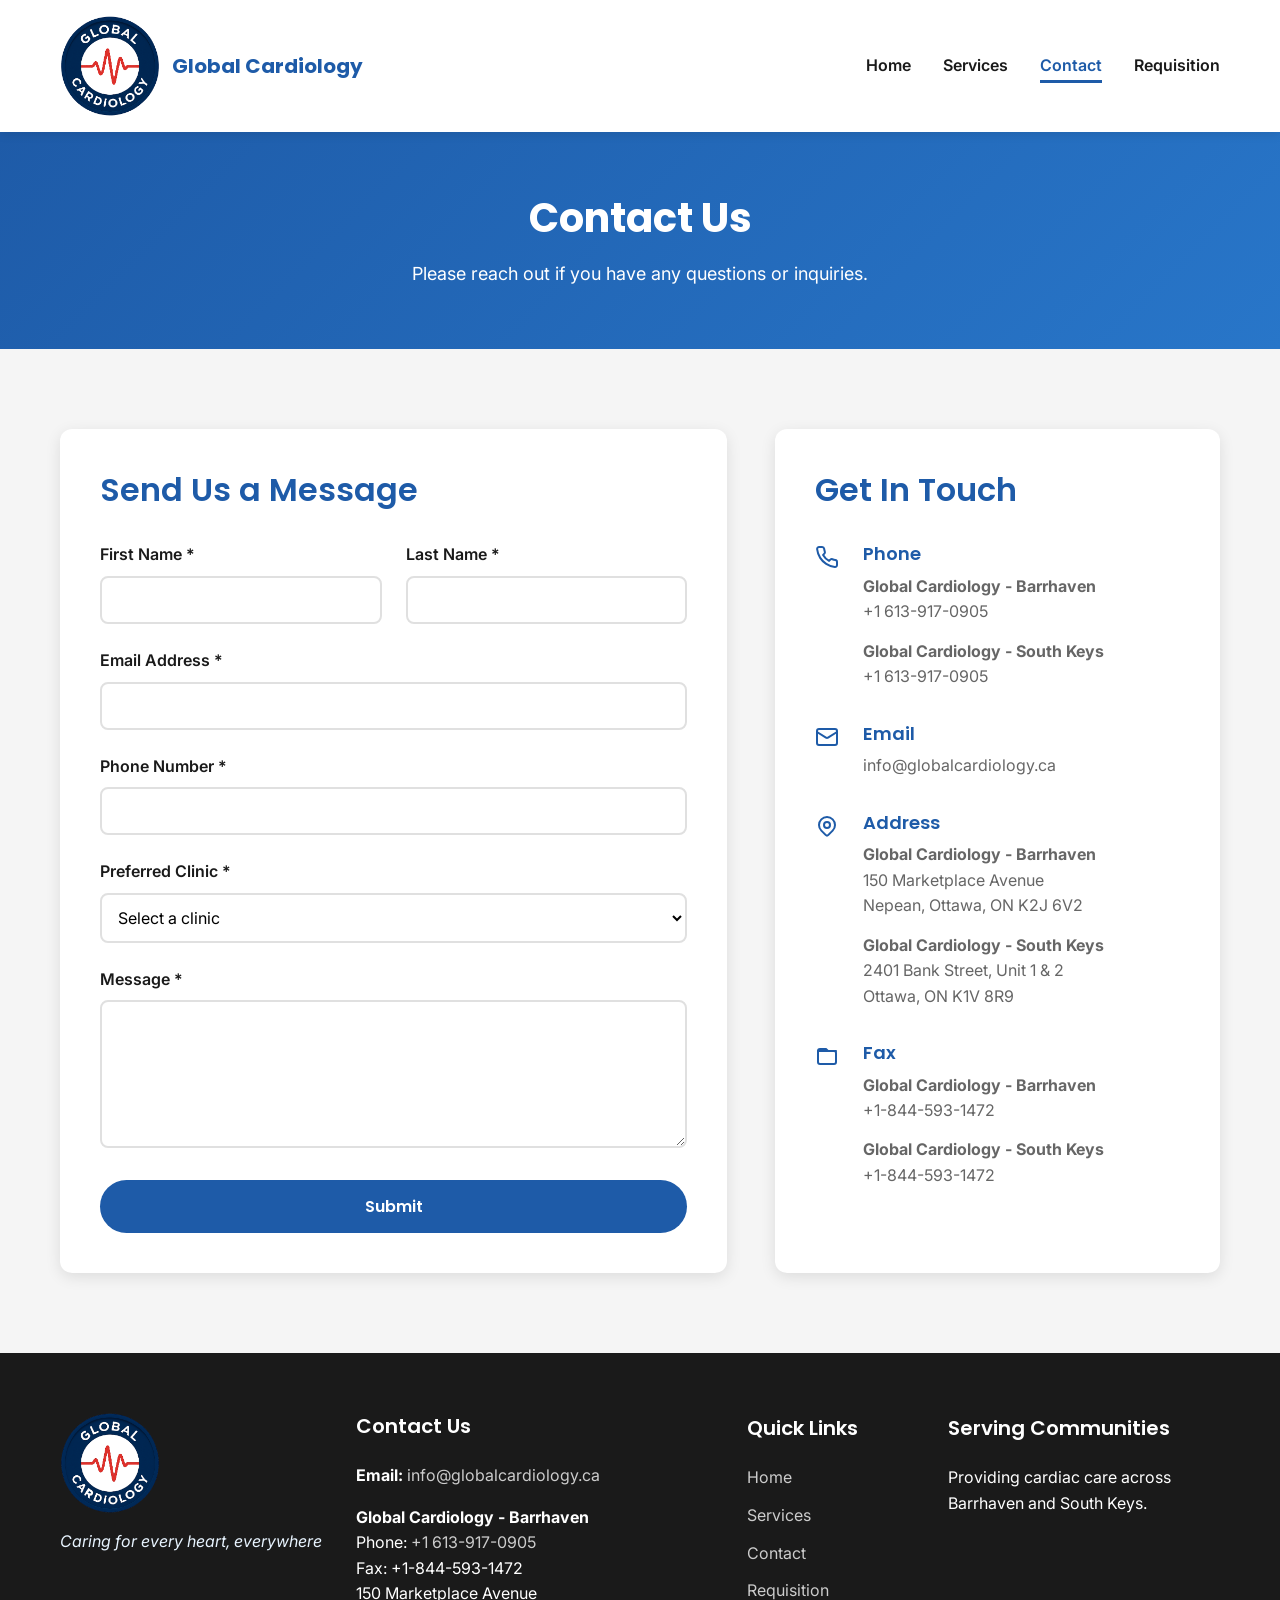
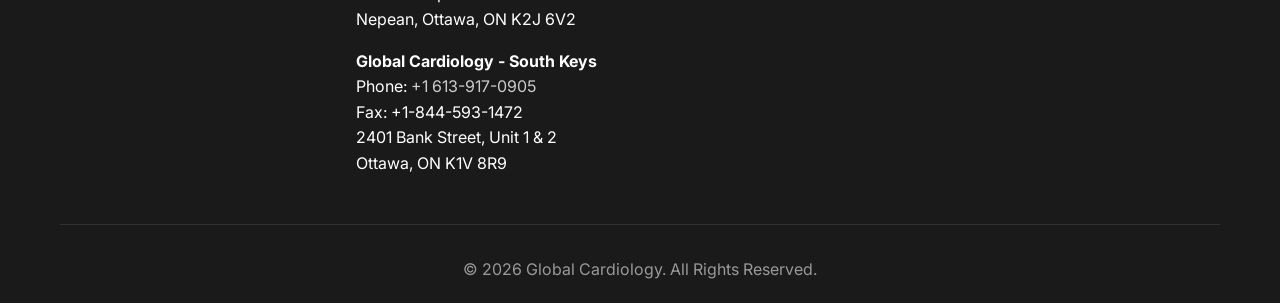
<file: contact.html>
<!DOCTYPE html>
<html lang="en">
<head>
    <meta charset="UTF-8">
    <meta name="viewport" content="width=device-width, initial-scale=1.0">
    <meta name="description" content="Contact Global Cardiology - Get in touch with our Barrhaven, South Keys, and Vaughan clinics.">
    <title>Contact Us - Global Cardiology</title>
    
    <!-- Favicon -->
    <link rel="apple-touch-icon-precomposed" sizes="57x57" href="assets/favicon/apple-touch-icon-57x57.png" />
    <link rel="apple-touch-icon-precomposed" sizes="114x114" href="assets/favicon/apple-touch-icon-114x114.png" />
    <link rel="apple-touch-icon-precomposed" sizes="72x72" href="assets/favicon/apple-touch-icon-72x72.png" />
    <link rel="apple-touch-icon-precomposed" sizes="144x144" href="assets/favicon/apple-touch-icon-144x144.png" />
    <link rel="apple-touch-icon-precomposed" sizes="60x60" href="assets/favicon/apple-touch-icon-60x60.png" />
    <link rel="apple-touch-icon-precomposed" sizes="120x120" href="assets/favicon/apple-touch-icon-120x120.png" />
    <link rel="apple-touch-icon-precomposed" sizes="76x76" href="assets/favicon/apple-touch-icon-76x76.png" />
    <link rel="apple-touch-icon-precomposed" sizes="152x152" href="assets/favicon/apple-touch-icon-152x152.png" />
    <link rel="icon" type="image/png" href="assets/favicon/favicon-196x196.png" sizes="196x196" />
    <link rel="icon" type="image/png" href="assets/favicon/favicon-96x96.png" sizes="96x96" />
    <link rel="icon" type="image/png" href="assets/favicon/favicon-32x32.png" sizes="32x32" />
    <link rel="icon" type="image/png" href="assets/favicon/favicon-16x16.png" sizes="16x16" />
    <link rel="icon" type="image/png" href="assets/favicon/favicon-128.png" sizes="128x128" />
    <meta name="application-name" content="Global Cardiology"/>
    <meta name="msapplication-TileColor" content="#1e5ba8" />
    <meta name="msapplication-TileImage" content="assets/favicon/mstile-144x144.png" />
    
    <!-- Fonts -->
    <link rel="preconnect" href="https://fonts.googleapis.com">
    <link rel="preconnect" href="https://fonts.gstatic.com" crossorigin>
    <link href="https://fonts.googleapis.com/css2?family=Inter:wght@400;600&family=Poppins:wght@600;700&display=swap" rel="stylesheet">
    
    <!-- Styles -->
    <link rel="stylesheet" href="styles.css">
</head>
<body>
    <!-- Navigation -->
    <nav class="navbar">
        <div class="container">
            <div class="nav-wrapper">
                <a href="index.html" class="logo">
                    <img src="assets/images/logo.png" alt="Global Cardiology Logo">
                    <span>Global Cardiology</span>
                </a>
                <button class="mobile-menu-toggle" aria-label="Toggle menu">
                    <span></span>
                    <span></span>
                    <span></span>
                </button>
                <ul class="nav-links">
                    <li><a href="index.html">Home</a></li>
                    <li><a href="services.html">Services</a></li>
                    <li><a href="contact.html" class="active">Contact</a></li>
                    <li><a href="requisition.html">Requisition</a></li>
                </ul>
            </div>
        </div>
    </nav>

    <!-- Page Header -->
    <section class="page-header">
        <div class="container">
            <h1>Contact Us</h1>
            <p>Please reach out if you have any questions or inquiries.</p>
        </div>
    </section>

    <!-- Contact Section -->
    <section class="contact-section">
        <div class="container">
            <div class="contact-wrapper">
                <div class="contact-form-container">
                    <h2>Send Us a Message</h2>
                    <form class="contact-form" id="contactForm"
                    action="https://formspree.io/f/myzlgkrl"
                    method="POST">
                        <div class="form-row">
                            <div class="form-group">
                                <label for="firstName">First Name *</label>
                                <input type="text" id="firstName" name="firstName" required>
                            </div>
                            <div class="form-group">
                                <label for="lastName">Last Name *</label>
                                <input type="text" id="lastName" name="lastName" required>
                            </div>
                        </div>
                        <div class="form-group">
                            <label for="email">Email Address *</label>
                            <input type="email" id="email" name="email" required>
                        </div>
                        <div class="form-group">
                            <label for="phone">Phone Number *</label>
                            <input type="tel" id="phone" name="phone" required>
                        </div>
                        <div class="form-group">
                            <label for="clinicLocation">Preferred Clinic *</label>
                            <select id="clinicLocation" name="clinicLocation" required>
                                <option value="" selected disabled>Select a clinic</option>
                                <option value="Barrhaven">Barrhaven</option>
                                <option value="South Keys">South Keys</option>
                                <option value="No preference">No preference</option>
                            </select>
                        </div>
                        <div class="form-group">
                            <label for="message">Message *</label>
                            <textarea id="message" name="message" rows="6" required></textarea>
                        </div>
                        <button type="submit" class="btn btn-primary">Submit</button>
                    </form>
                </div>
                <div class="contact-info-container">
                    <h2>Get In Touch</h2>
                    <div class="contact-info-item">
                        <svg width="24" height="24" viewBox="0 0 24 24" fill="none" stroke="currentColor" stroke-width="2" stroke-linecap="round" stroke-linejoin="round"><path d="M22 16.92v3a2 2 0 0 1-2.18 2 19.79 19.79 0 0 1-8.63-3.07 19.5 19.5 0 0 1-6-6 19.79 19.79 0 0 1-3.07-8.67A2 2 0 0 1 4.11 2h3a2 2 0 0 1 2 1.72 12.84 12.84 0 0 0 .7 2.81 2 2 0 0 1-.45 2.11L8.09 9.91a16 16 0 0 0 6 6l1.27-1.27a2 2 0 0 1 2.11-.45 12.84 12.84 0 0 0 2.81.7A2 2 0 0 1 22 16.92z"></path></svg>
                        <div>
                            <h3>Phone</h3>
                            <div class="clinic-list">
                                <p><strong>Global Cardiology - Barrhaven</strong><br><a href="tel:+16139170905">+1 613-917-0905</a></p>
                                <p><strong>Global Cardiology - South Keys</strong><br><a href="tel:+16139170905">+1 613-917-0905</a></p>
                            </div>
                        </div>
                    </div>
                    <div class="contact-info-item">
                        <svg width="24" height="24" viewBox="0 0 24 24" fill="none" stroke="currentColor" stroke-width="2" stroke-linecap="round" stroke-linejoin="round"><rect x="2" y="4" width="20" height="16" rx="2"></rect><path d="m22 7-8.97 5.7a1.94 1.94 0 0 1-2.06 0L2 7"></path></svg>
                        <div>
                            <h3>Email</h3>
                            <p><a href="mailto:info@globalcardiology.ca">info@globalcardiology.ca</a></p>
                        </div>
                    </div>
                    <div class="contact-info-item">
                        <svg width="24" height="24" viewBox="0 0 24 24" fill="none" stroke="currentColor" stroke-width="2" stroke-linecap="round" stroke-linejoin="round"><path d="M9 11a3 3 0 1 0 6 0a3 3 0 0 0 -6 0"></path><path d="M17.657 16.657l-4.243 4.243a2 2 0 0 1 -2.827 0l-4.244 -4.243a8 8 0 1 1 11.314 0z"></path></svg>
                        <div>
                            <h3>Address</h3>
                            <div class="clinic-list">
                                <p><strong>Global Cardiology - Barrhaven</strong><br>150 Marketplace Avenue<br>Nepean, Ottawa, ON K2J 6V2</p>
                                <p><strong>Global Cardiology - South Keys</strong><br>2401 Bank Street, Unit 1 &amp; 2<br>Ottawa, ON K1V 8R9</p>
                            </div>
                        </div>
                    </div>
                    <div class="contact-info-item">
                        <svg width="24" height="24" viewBox="0 0 24 24" fill="none" stroke="currentColor" stroke-width="2" stroke-linecap="round" stroke-linejoin="round"><path d="M3 7v11a2 2 0 0 0 2 2h14a2 2 0 0 0 2-2V9a2 2 0 0 0-2-2h-6l-2-2H5a2 2 0 0 0-2 2z"></path><line x1="3" y1="7" x2="21" y2="7"></line></svg>
                        <div>
                            <h3>Fax</h3>
                            <div class="clinic-list">
                                <p><strong>Global Cardiology - Barrhaven</strong><br>+1-844-593-1472</p>
                                <p><strong>Global Cardiology - South Keys</strong><br>+1-844-593-1472</p>
                            </div>
                        </div>
                    </div>
                </div>
            </div>
        </div>
    </section>

    <!-- Footer -->
    <footer class="footer">
        <div class="container">
            <div class="footer-content">
                <div class="footer-section">
                    <img src="assets/images/logo-white.png" alt="Global Cardiology" class="footer-logo">
                    <p class="footer-tagline">Caring for every heart, everywhere</p>
                </div>
                <div class="footer-section">
                    <h4>Contact Us</h4>
                    <p><strong>Email:</strong> <a href="mailto:info@globalcardiology.ca">info@globalcardiology.ca</a></p>
                    <div class="clinic-list">
                        <p><strong>Global Cardiology - Barrhaven</strong><br>Phone: <a href="tel:+16139170905">+1 613-917-0905</a><br>Fax: +1-844-593-1472<br>150 Marketplace Avenue<br>Nepean, Ottawa, ON K2J 6V2</p>
                        <p><strong>Global Cardiology - South Keys</strong><br>Phone: <a href="tel:+16139170905">+1 613-917-0905</a><br>Fax: +1-844-593-1472<br>2401 Bank Street, Unit 1 &amp; 2<br>Ottawa, ON K1V 8R9</p>
                    </div>
                </div>
                <div class="footer-section">
                    <h4>Quick Links</h4>
                    <ul class="footer-links">
                        <li><a href="index.html">Home</a></li>
                        <li><a href="services.html">Services</a></li>
                        <li><a href="contact.html">Contact</a></li>
                        <li><a href="requisition.html">Requisition</a></li>
                    </ul>
                </div>
                <div class="footer-section">
                    <h4>Serving Communities</h4>
                    <p>Providing cardiac care across Barrhaven and South Keys.</p>
                </div>
            </div>
            <div class="footer-bottom">
                <p>&copy; 2026 Global Cardiology. All Rights Reserved.</p>
            </div>
        </div>
    </footer>

    <script src="script.js"></script>
</body>
</html>
</file>
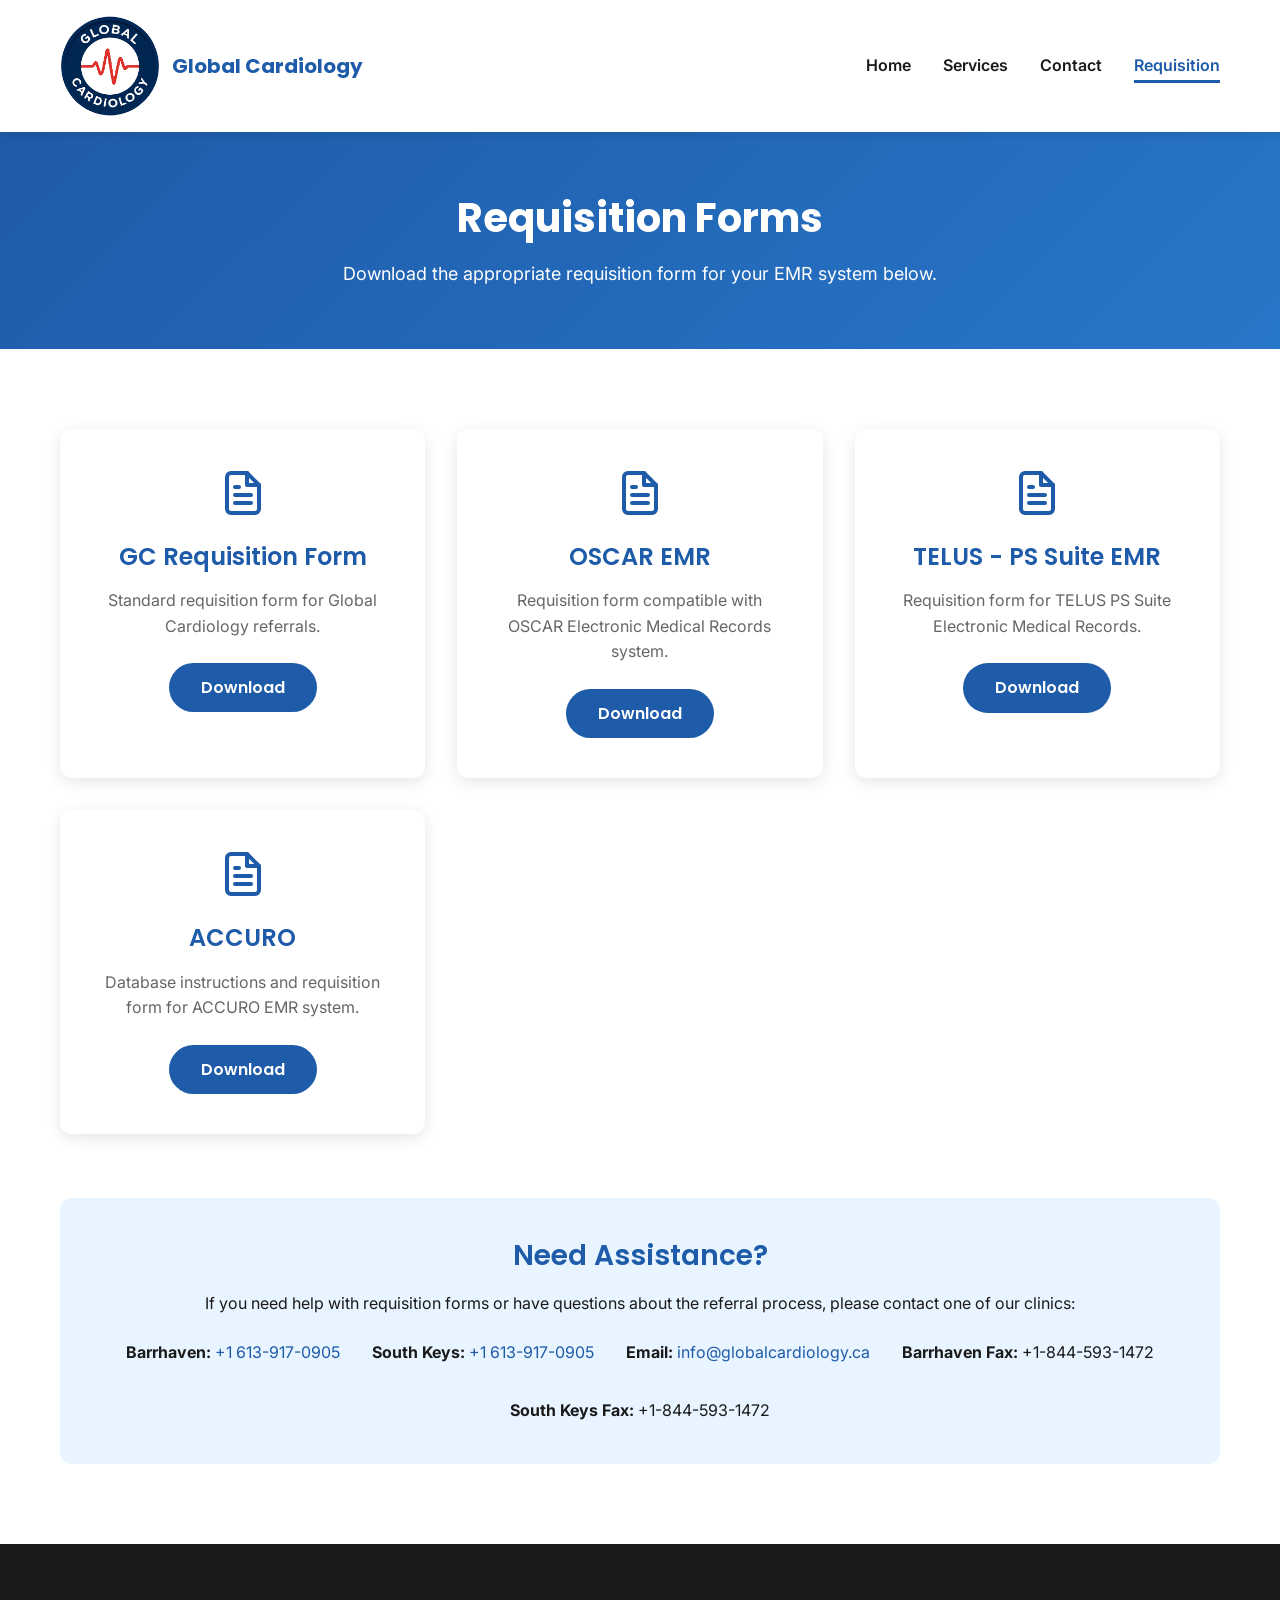
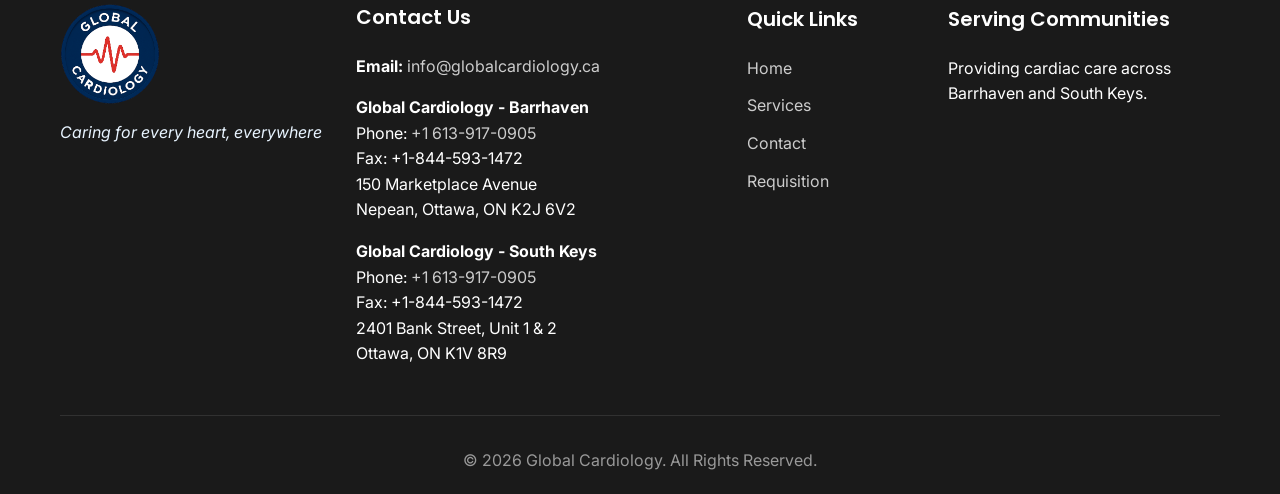
<file: requisition.html>
<!DOCTYPE html>
<html lang="en">
<head>
    <meta charset="UTF-8">
    <meta name="viewport" content="width=device-width, initial-scale=1.0">
    <meta name="description" content="Download EMR requisition forms for Global Cardiology - GC Requisition, OSCAR EMR, TELUS PS Suite, and ACCURO.">
    <title>Requisition Forms - Global Cardiology</title>
    
    <!-- Favicon -->
    <link rel="apple-touch-icon-precomposed" sizes="57x57" href="assets/favicon/apple-touch-icon-57x57.png" />
    <link rel="apple-touch-icon-precomposed" sizes="114x114" href="assets/favicon/apple-touch-icon-114x114.png" />
    <link rel="apple-touch-icon-precomposed" sizes="72x72" href="assets/favicon/apple-touch-icon-72x72.png" />
    <link rel="apple-touch-icon-precomposed" sizes="144x144" href="assets/favicon/apple-touch-icon-144x144.png" />
    <link rel="apple-touch-icon-precomposed" sizes="60x60" href="assets/favicon/apple-touch-icon-60x60.png" />
    <link rel="apple-touch-icon-precomposed" sizes="120x120" href="assets/favicon/apple-touch-icon-120x120.png" />
    <link rel="apple-touch-icon-precomposed" sizes="76x76" href="assets/favicon/apple-touch-icon-76x76.png" />
    <link rel="apple-touch-icon-precomposed" sizes="152x152" href="assets/favicon/apple-touch-icon-152x152.png" />
    <link rel="icon" type="image/png" href="assets/favicon/favicon-196x196.png" sizes="196x196" />
    <link rel="icon" type="image/png" href="assets/favicon/favicon-96x96.png" sizes="96x96" />
    <link rel="icon" type="image/png" href="assets/favicon/favicon-32x32.png" sizes="32x32" />
    <link rel="icon" type="image/png" href="assets/favicon/favicon-16x16.png" sizes="16x16" />
    <link rel="icon" type="image/png" href="assets/favicon/favicon-128.png" sizes="128x128" />
    <meta name="application-name" content="Global Cardiology"/>
    <meta name="msapplication-TileColor" content="#1e5ba8" />
    <meta name="msapplication-TileImage" content="assets/favicon/mstile-144x144.png" />
    
    <!-- Fonts -->
    <link rel="preconnect" href="https://fonts.googleapis.com">
    <link rel="preconnect" href="https://fonts.gstatic.com" crossorigin>
    <link href="https://fonts.googleapis.com/css2?family=Inter:wght@400;600&family=Poppins:wght@600;700&display=swap" rel="stylesheet">
    
    <!-- Styles -->
    <link rel="stylesheet" href="styles.css">
</head>
<body>
    <!-- Navigation -->
    <nav class="navbar">
        <div class="container">
            <div class="nav-wrapper">
                <a href="index.html" class="logo">
                    <img src="assets/images/logo.png" alt="Global Cardiology Logo">
                    <span>Global Cardiology</span>
                </a>
                <button class="mobile-menu-toggle" aria-label="Toggle menu">
                    <span></span>
                    <span></span>
                    <span></span>
                </button>
                <ul class="nav-links">
                    <li><a href="index.html">Home</a></li>
                    <li><a href="services.html">Services</a></li>
                    <li><a href="contact.html">Contact</a></li>
                    <li><a href="requisition.html" class="active">Requisition</a></li>
                </ul>
            </div>
        </div>
    </nav>

    <!-- Page Header -->
    <section class="page-header">
        <div class="container">
            <h1>Requisition Forms</h1>
            <p>Download the appropriate requisition form for your EMR system below.</p>
        </div>
    </section>

    <!-- Requisition Forms Section -->
    <section class="requisition-section">
        <div class="container">
            <div class="requisition-grid">
                <div class="requisition-card">
                    <div class="requisition-icon">
                        <svg width="48" height="48" viewBox="0 0 24 24" fill="none" stroke="currentColor" stroke-width="2" stroke-linecap="round" stroke-linejoin="round"><path d="M14 2H6a2 2 0 0 0-2 2v16a2 2 0 0 0 2 2h12a2 2 0 0 0 2-2V8z"></path><polyline points="14 2 14 8 20 8"></polyline><line x1="16" y1="13" x2="8" y2="13"></line><line x1="16" y1="17" x2="8" y2="17"></line><polyline points="10 9 9 9 8 9"></polyline></svg>
                    </div>
                    <h2>GC Requisition Form</h2>
                    <p>Standard requisition form for Global Cardiology referrals.</p>
                    <button type="button" class="btn btn-primary" id="requisition-download" aria-haspopup="dialog" aria-controls="requisition-location">Download</button>
                </div>

                <div class="requisition-card">
                    <div class="requisition-icon">
                        <svg width="48" height="48" viewBox="0 0 24 24" fill="none" stroke="currentColor" stroke-width="2" stroke-linecap="round" stroke-linejoin="round"><path d="M14 2H6a2 2 0 0 0-2 2v16a2 2 0 0 0 2 2h12a2 2 0 0 0 2-2V8z"></path><polyline points="14 2 14 8 20 8"></polyline><line x1="16" y1="13" x2="8" y2="13"></line><line x1="16" y1="17" x2="8" y2="17"></line><polyline points="10 9 9 9 8 9"></polyline></svg>
                    </div>
                    <h2>OSCAR EMR</h2>
                    <p>Requisition form compatible with OSCAR Electronic Medical Records system.</p>
                    <a href="#" class="btn btn-primary" onclick="alert('Please contact our clinics at +1 613-917-0905 for Barrhaven or South Keys, or +1 647-872-8889 for Vaughan, or email info@globalcardiology.ca to request the OSCAR EMR form.'); return false;">Download</a>
                </div>

                <div class="requisition-card">
                    <div class="requisition-icon">
                        <svg width="48" height="48" viewBox="0 0 24 24" fill="none" stroke="currentColor" stroke-width="2" stroke-linecap="round" stroke-linejoin="round"><path d="M14 2H6a2 2 0 0 0-2 2v16a2 2 0 0 0 2 2h12a2 2 0 0 0 2-2V8z"></path><polyline points="14 2 14 8 20 8"></polyline><line x1="16" y1="13" x2="8" y2="13"></line><line x1="16" y1="17" x2="8" y2="17"></line><polyline points="10 9 9 9 8 9"></polyline></svg>
                    </div>
                    <h2>TELUS - PS Suite EMR</h2>
                    <p>Requisition form for TELUS PS Suite Electronic Medical Records.</p>
                    <a href="#" class="btn btn-primary" onclick="alert('Please contact our clinics at +1 613-917-0905 for Barrhaven or South Keys, or +1 647-872-8889 for Vaughan, or email info@globalcardiology.ca to request the TELUS PS Suite form.'); return false;">Download</a>
                </div>

                <div class="requisition-card">
                    <div class="requisition-icon">
                        <svg width="48" height="48" viewBox="0 0 24 24" fill="none" stroke="currentColor" stroke-width="2" stroke-linecap="round" stroke-linejoin="round"><path d="M14 2H6a2 2 0 0 0-2 2v16a2 2 0 0 0 2 2h12a2 2 0 0 0 2-2V8z"></path><polyline points="14 2 14 8 20 8"></polyline><line x1="16" y1="13" x2="8" y2="13"></line><line x1="16" y1="17" x2="8" y2="17"></line><polyline points="10 9 9 9 8 9"></polyline></svg>
                    </div>
                    <h2>ACCURO</h2>
                    <p>Database instructions and requisition form for ACCURO EMR system.</p>
                    <a href="#" class="btn btn-primary" onclick="alert('Please contact our clinics at +1 613-917-0905 for Barrhaven or South Keys, or +1 647-872-8889 for Vaughan, or email info@globalcardiology.ca to request the ACCURO form.'); return false;">Download</a>
                </div>
            </div>

            <div class="requisition-info">
                <h3>Need Assistance?</h3>
                <p>If you need help with requisition forms or have questions about the referral process, please contact one of our clinics:</p>
                <div class="contact-info-inline">
                    <p><strong>Barrhaven:</strong> <a href="tel:+16139170905">+1 613-917-0905</a></p>
                    <p><strong>South Keys:</strong> <a href="tel:+16139170905">+1 613-917-0905</a></p>
                    <p><strong>Email:</strong> <a href="mailto:info@globalcardiology.ca">info@globalcardiology.ca</a></p>
                   
                     <p><strong>Barrhaven Fax:</strong> +1-844-593-1472</p>
                    <p><strong>South Keys Fax:</strong> +1-844-593-1472</p>
                </div>
            </div>
        </div>
    </section>

    <!-- Footer -->
    <footer class="footer">
        <div class="container">
            <div class="footer-content">
                <div class="footer-section">
                    <img src="assets/images/logo-white.png" alt="Global Cardiology" class="footer-logo">
                    <p class="footer-tagline">Caring for every heart, everywhere</p>
                </div>
                <div class="footer-section">
                    <h4>Contact Us</h4>
                    <p><strong>Email:</strong> <a href="mailto:info@globalcardiology.ca">info@globalcardiology.ca</a></p>
                    <div class="clinic-list">
                        <p><strong>Global Cardiology - Barrhaven</strong><br>Phone: <a href="tel:+16139170905">+1 613-917-0905</a><br>Fax: +1-844-593-1472<br>150 Marketplace Avenue<br>Nepean, Ottawa, ON K2J 6V2</p>
                        <p><strong>Global Cardiology - South Keys</strong><br>Phone: <a href="tel:+16139170905">+1 613-917-0905</a><br>Fax: +1-844-593-1472<br>2401 Bank Street, Unit 1 &amp; 2<br>Ottawa, ON K1V 8R9</p>
                    </div>
                </div>
                <div class="footer-section">
                    <h4>Quick Links</h4>
                    <ul class="footer-links">
                        <li><a href="index.html">Home</a></li>
                        <li><a href="services.html">Services</a></li>
                        <li><a href="contact.html">Contact</a></li>
                        <li><a href="requisition.html">Requisition</a></li>
                    </ul>
                </div>
                <div class="footer-section">
                    <h4>Serving Communities</h4>
                    <p>Providing cardiac care across Barrhaven and South Keys.</p>
                </div>
            </div>
            <div class="footer-bottom">
                <p>&copy; 2026 Global Cardiology. All Rights Reserved.</p>
            </div>
        </div>
    </footer>

    <dialog id="requisition-location" class="requisition-dialog" aria-labelledby="requisition-location-title" aria-describedby="requisition-location-description">
        <h2 id="requisition-location-title">Which clinic is the referral for?</h2>
        <p id="requisition-location-description">Choose a location to download its requisition form.</p>
        <div class="requisition-location-options">
            <a href="assets/GC-referral-barrhaven-south-keys.pdf" class="btn" download>Barrhaven</a>
            <a href="assets/GC-referral-barrhaven-south-keys.pdf" class="btn" download>South Keys</a>
            <a href="assets/GC-referral.pdf" class="btn" download>Vaughan</a>
        </div>
        <form method="dialog">
            <button type="submit" class="btn requisition-cancel">Cancel</button>
        </form>
    </dialog>

    <script src="script.js"></script>
</body>
</html>
</file>
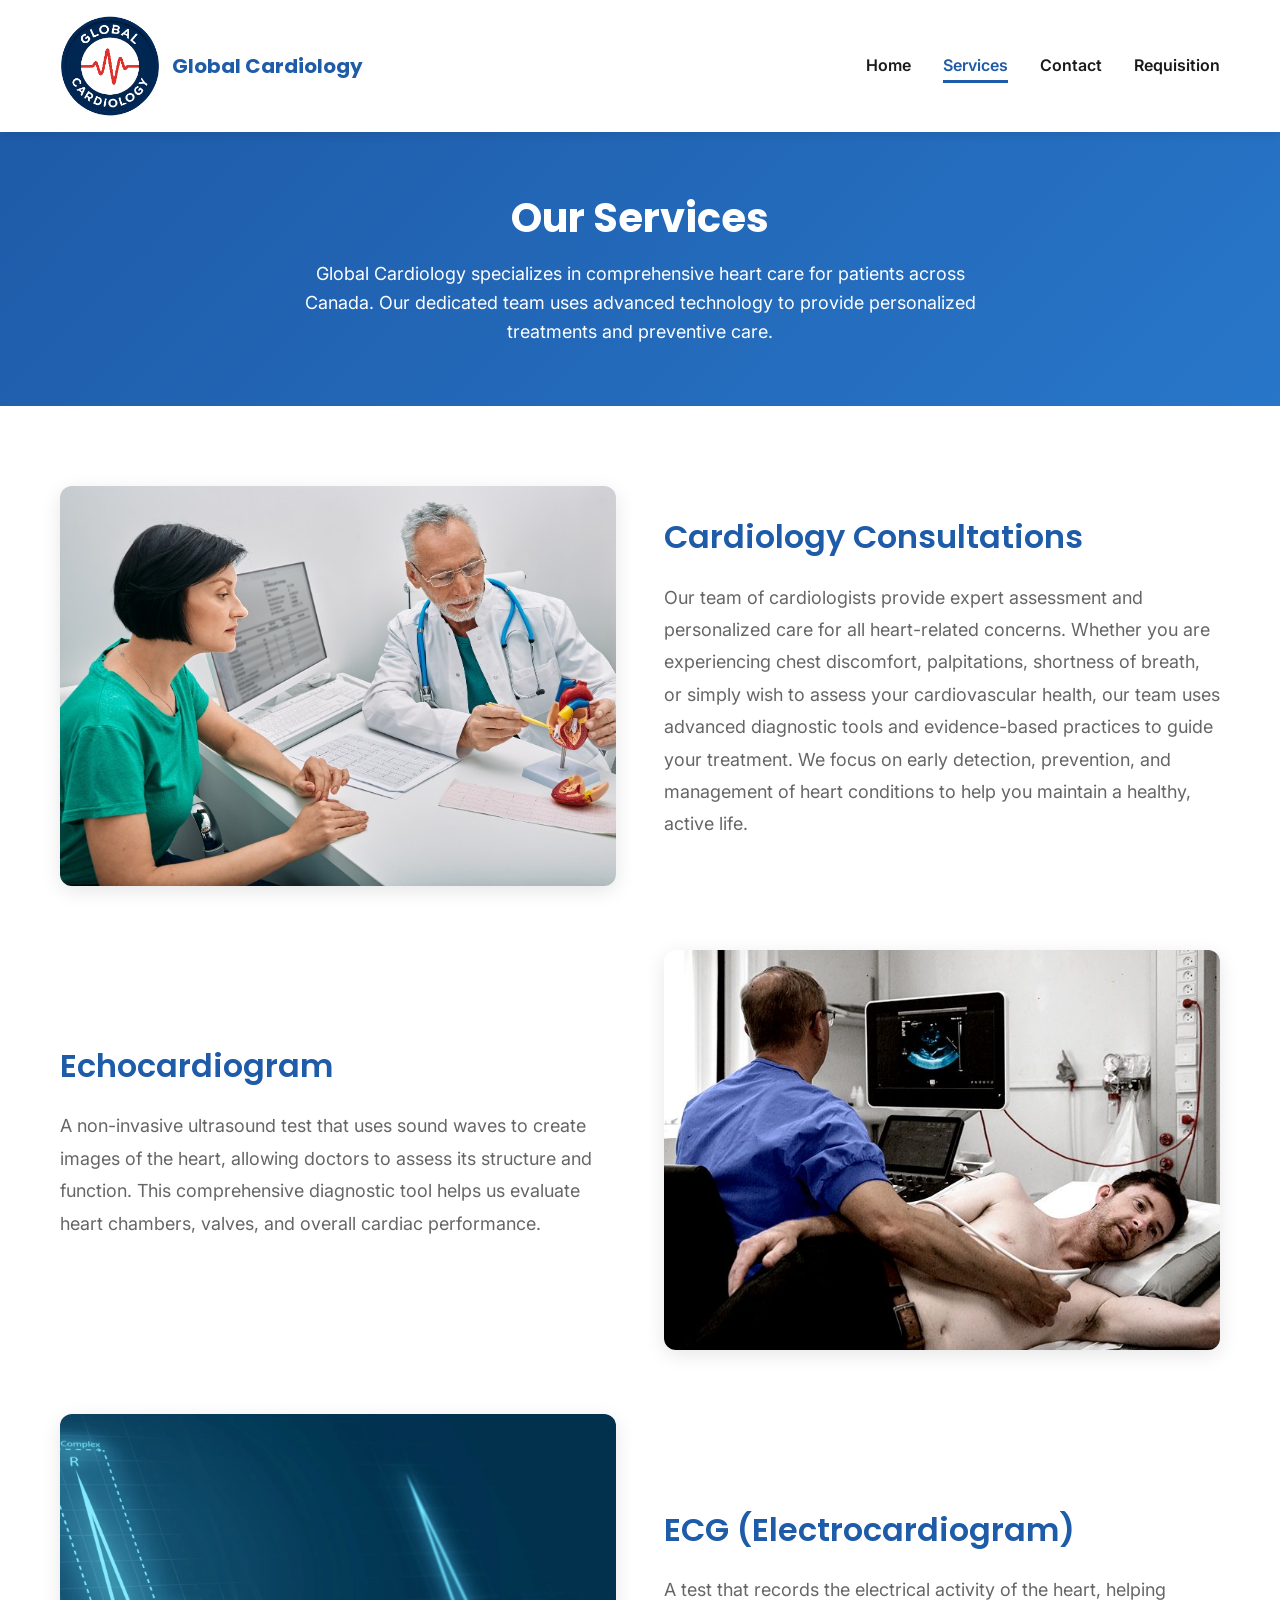
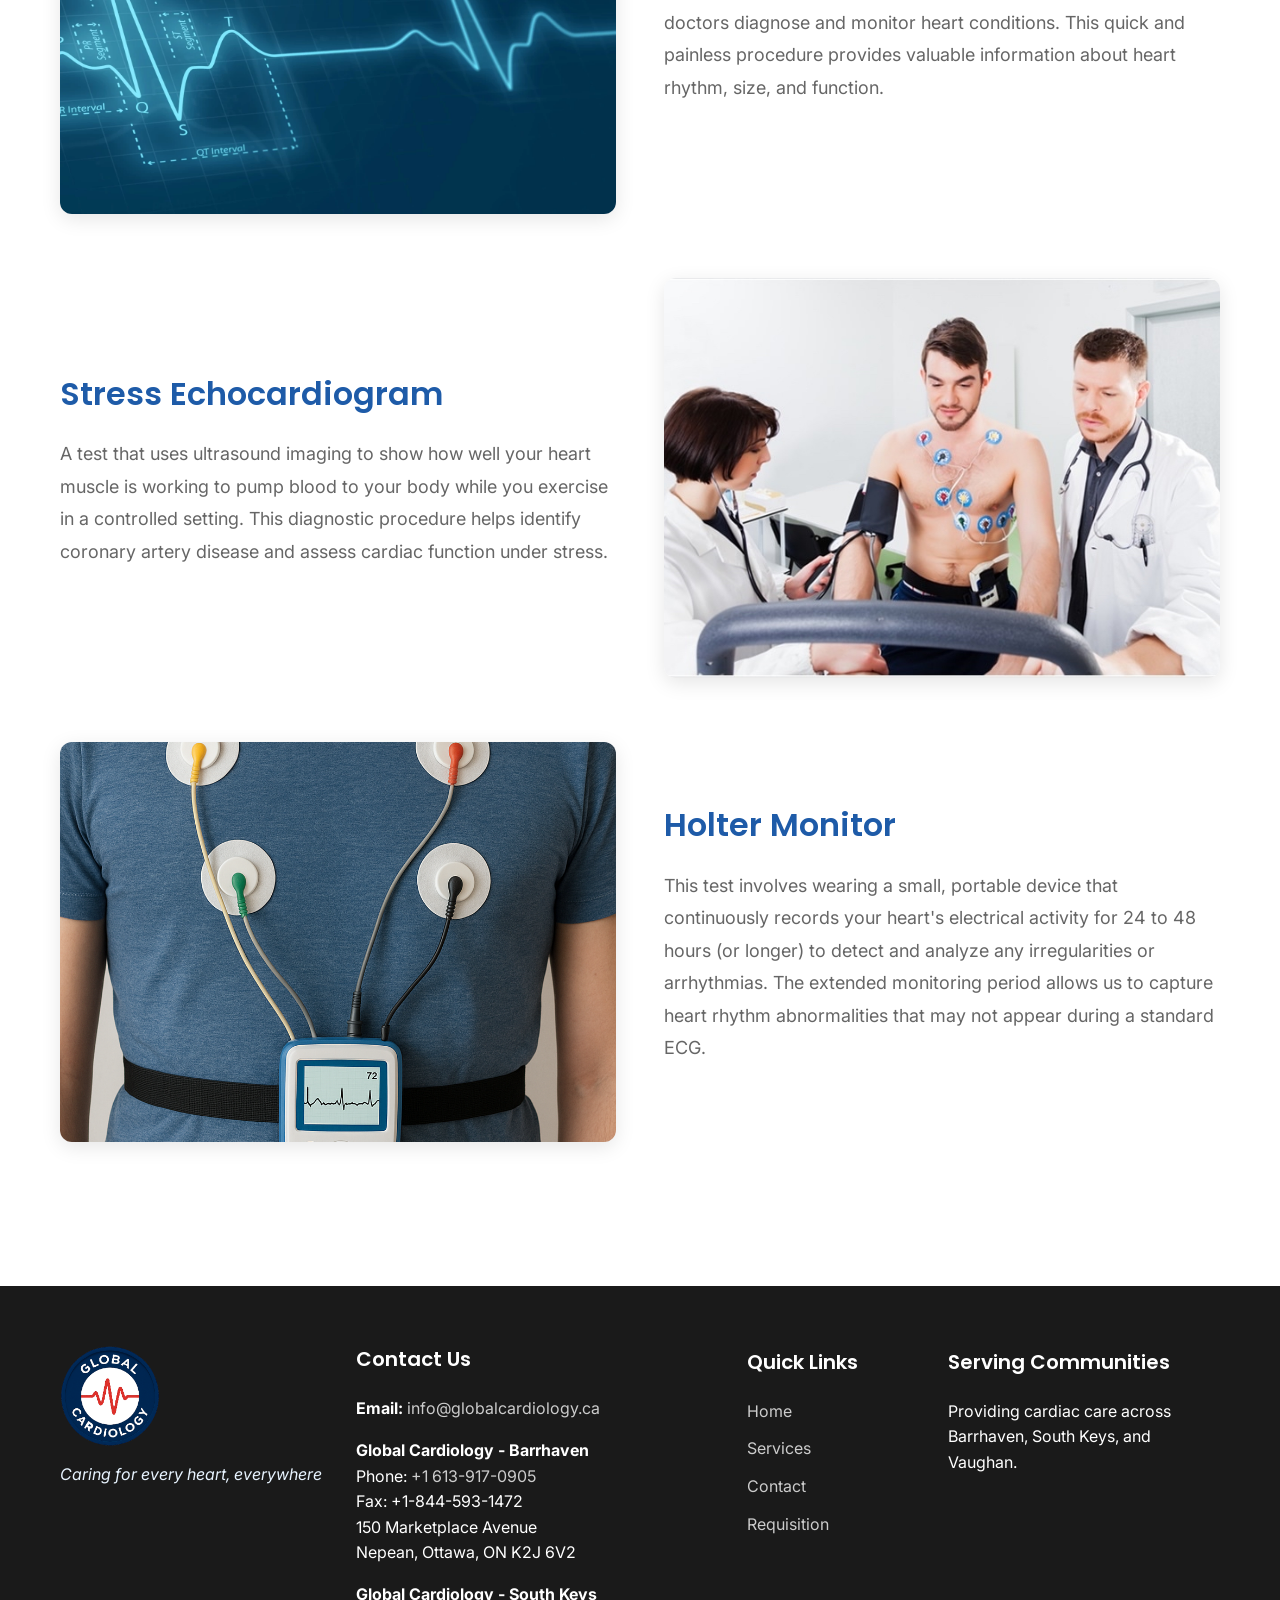
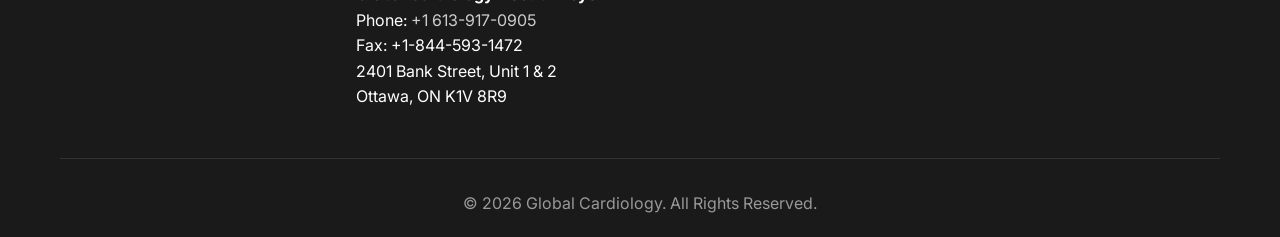
<file: services.html>
<!DOCTYPE html>
<html lang="en">
<head>
    <meta charset="UTF-8">
    <meta name="viewport" content="width=device-width, initial-scale=1.0">
    <meta name="description" content="Comprehensive cardiac care services at Global Cardiology - Echo, ECG, Stress Testing, and Holter Monitoring.">
    <title>Our Services - Global Cardiology</title>
    
    <!-- Favicon -->
    <link rel="apple-touch-icon-precomposed" sizes="57x57" href="assets/favicon/apple-touch-icon-57x57.png" />
    <link rel="apple-touch-icon-precomposed" sizes="114x114" href="assets/favicon/apple-touch-icon-114x114.png" />
    <link rel="apple-touch-icon-precomposed" sizes="72x72" href="assets/favicon/apple-touch-icon-72x72.png" />
    <link rel="apple-touch-icon-precomposed" sizes="144x144" href="assets/favicon/apple-touch-icon-144x144.png" />
    <link rel="apple-touch-icon-precomposed" sizes="60x60" href="assets/favicon/apple-touch-icon-60x60.png" />
    <link rel="apple-touch-icon-precomposed" sizes="120x120" href="assets/favicon/apple-touch-icon-120x120.png" />
    <link rel="apple-touch-icon-precomposed" sizes="76x76" href="assets/favicon/apple-touch-icon-76x76.png" />
    <link rel="apple-touch-icon-precomposed" sizes="152x152" href="assets/favicon/apple-touch-icon-152x152.png" />
    <link rel="icon" type="image/png" href="assets/favicon/favicon-196x196.png" sizes="196x196" />
    <link rel="icon" type="image/png" href="assets/favicon/favicon-96x96.png" sizes="96x96" />
    <link rel="icon" type="image/png" href="assets/favicon/favicon-32x32.png" sizes="32x32" />
    <link rel="icon" type="image/png" href="assets/favicon/favicon-16x16.png" sizes="16x16" />
    <link rel="icon" type="image/png" href="assets/favicon/favicon-128.png" sizes="128x128" />
    <meta name="application-name" content="Global Cardiology"/>
    <meta name="msapplication-TileColor" content="#1e5ba8" />
    <meta name="msapplication-TileImage" content="assets/favicon/mstile-144x144.png" />
    
    <!-- Fonts -->
    <link rel="preconnect" href="https://fonts.googleapis.com">
    <link rel="preconnect" href="https://fonts.gstatic.com" crossorigin>
    <link href="https://fonts.googleapis.com/css2?family=Inter:wght@400;600&family=Poppins:wght@600;700&display=swap" rel="stylesheet">
    
    <!-- Styles -->
    <link rel="stylesheet" href="styles.css">
</head>
<body>
    <!-- Navigation -->
    <nav class="navbar">
        <div class="container">
            <div class="nav-wrapper">
                <a href="index.html" class="logo">
                    <img src="assets/images/logo.png" alt="Global Cardiology Logo">
                    <span>Global Cardiology</span>
                </a>
                <button class="mobile-menu-toggle" aria-label="Toggle menu">
                    <span></span>
                    <span></span>
                    <span></span>
                </button>
                <ul class="nav-links">
                    <li><a href="index.html">Home</a></li>
                    <li><a href="services.html" class="active">Services</a></li>
                    <li><a href="contact.html">Contact</a></li>
                    <li><a href="requisition.html">Requisition</a></li>
                </ul>
            </div>
        </div>
    </nav>

    <!-- Page Header -->
    <section class="page-header">
        <div class="container">
            <h1>Our Services</h1>
            <p>Global Cardiology specializes in comprehensive heart care for patients across Canada. Our dedicated team uses advanced technology to provide personalized treatments and preventive care.</p>
        </div>
    </section>

    <!-- Services Section -->
    <section class="services-detailed">
        <div class="container">
            <div class="service-detail">
                <div class="service-detail-image">
                    <img src="assets/images/consultation-ref-image.JPG" alt="Cardiology Consultations">
                </div>
                <div class="service-detail-content">
                    <h2>Cardiology Consultations</h2>
                    <p>Our team of cardiologists provide expert assessment and personalized care for all heart-related concerns. Whether you are experiencing chest discomfort, palpitations, shortness of breath, or simply wish to assess your cardiovascular health, our team uses advanced diagnostic tools and evidence-based practices to guide your treatment. We focus on early detection, prevention, and management of heart conditions to help you maintain a healthy, active life.</p>
                </div>
            </div>

            <div class="service-detail reverse">
                <div class="service-detail-image">
                    <img src="assets/images/patient-lying-on-clinic-bed-with-doctor-scanning-heart.jpeg" alt="Echocardiogram">
                </div>
                <div class="service-detail-content">
                    <h2>Echocardiogram</h2>
                    <p>A non-invasive ultrasound test that uses sound waves to create images of the heart, allowing doctors to assess its structure and function. This comprehensive diagnostic tool helps us evaluate heart chambers, valves, and overall cardiac performance.</p>
                </div>
            </div>

            <div class="service-detail">
                <div class="service-detail-image">
                    <img src="assets/images/electrocardiogram-ref-image.WEBP" alt="ECG (Electrocardiogram)">
                </div>
                <div class="service-detail-content">
                    <h2>ECG (Electrocardiogram)</h2>
                    <p>A test that records the electrical activity of the heart, helping doctors diagnose and monitor heart conditions. This quick and painless procedure provides valuable information about heart rhythm, size, and function.</p>
                </div>
            </div>

            <div class="service-detail reverse">
                <div class="service-detail-image">
                    <img src="assets/images/patient-with-sensors-attached-to-chest-under-doctor-supervision.jpeg" alt="Stress Echocardiogram">
                </div>
                <div class="service-detail-content">
                    <h2>Stress Echocardiogram</h2>
                    <p>A test that uses ultrasound imaging to show how well your heart muscle is working to pump blood to your body while you exercise in a controlled setting. This diagnostic procedure helps identify coronary artery disease and assess cardiac function under stress.</p>
                </div>
            </div>

            <div class="service-detail">
                <div class="service-detail-image">
                    <img src="assets/images/holter-test-ref-image.png" alt="Holter Monitor">
                </div>
                <div class="service-detail-content">
                    <h2>Holter Monitor</h2>
                    <p>This test involves wearing a small, portable device that continuously records your heart's electrical activity for 24 to 48 hours (or longer) to detect and analyze any irregularities or arrhythmias. The extended monitoring period allows us to capture heart rhythm abnormalities that may not appear during a standard ECG.</p>
                </div>
            </div>
        </div>
    </section>

    <!-- Footer -->
    <footer class="footer">
        <div class="container">
            <div class="footer-content">
                <div class="footer-section">
                    <img src="assets/images/logo-white.png" alt="Global Cardiology" class="footer-logo">
                    <p class="footer-tagline">Caring for every heart, everywhere</p>
                </div>
                <div class="footer-section">
                    <h4>Contact Us</h4>
                    <p><strong>Email:</strong> <a href="mailto:info@globalcardiology.ca">info@globalcardiology.ca</a></p>
                    <div class="clinic-list">
                        <p><strong>Global Cardiology - Barrhaven</strong><br>Phone: <a href="tel:+16139170905">+1 613-917-0905</a><br>Fax: +1-844-593-1472<br>150 Marketplace Avenue<br>Nepean, Ottawa, ON K2J 6V2</p>
                        <p><strong>Global Cardiology - South Keys</strong><br>Phone: <a href="tel:+16139170905">+1 613-917-0905</a><br>Fax: +1-844-593-1472<br>2401 Bank Street, Unit 1 &amp; 2<br>Ottawa, ON K1V 8R9</p>
                    </div>
                </div>
                <div class="footer-section">
                    <h4>Quick Links</h4>
                    <ul class="footer-links">
                        <li><a href="index.html">Home</a></li>
                        <li><a href="services.html">Services</a></li>
                        <li><a href="contact.html">Contact</a></li>
                        <li><a href="requisition.html">Requisition</a></li>
                    </ul>
                </div>
                <div class="footer-section">
                    <h4>Serving Communities</h4>
                    <p>Providing cardiac care across Barrhaven, South Keys, and Vaughan.</p>
                </div>
            </div>
            <div class="footer-bottom">
                <p>&copy; 2026 Global Cardiology. All Rights Reserved.</p>
            </div>
        </div>
    </footer>

    <script src="script.js"></script>
</body>
</html>
</file>
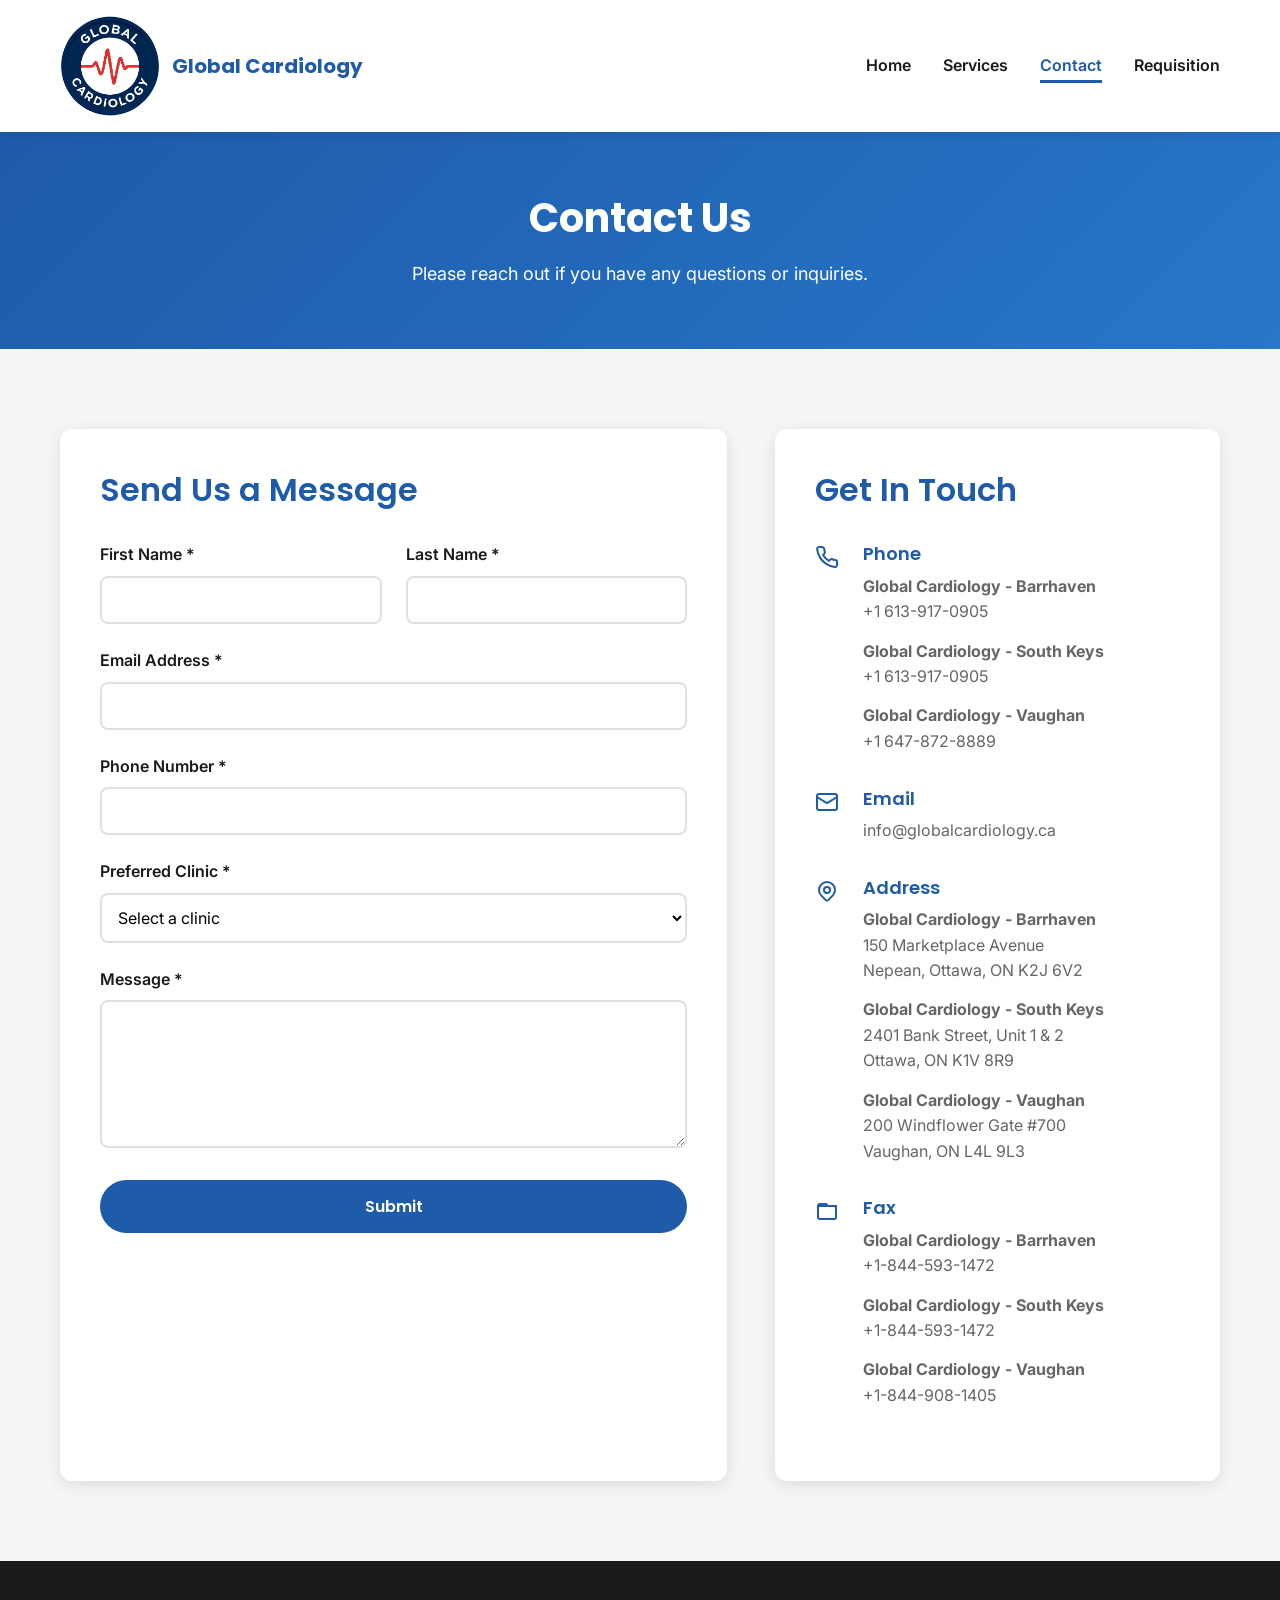
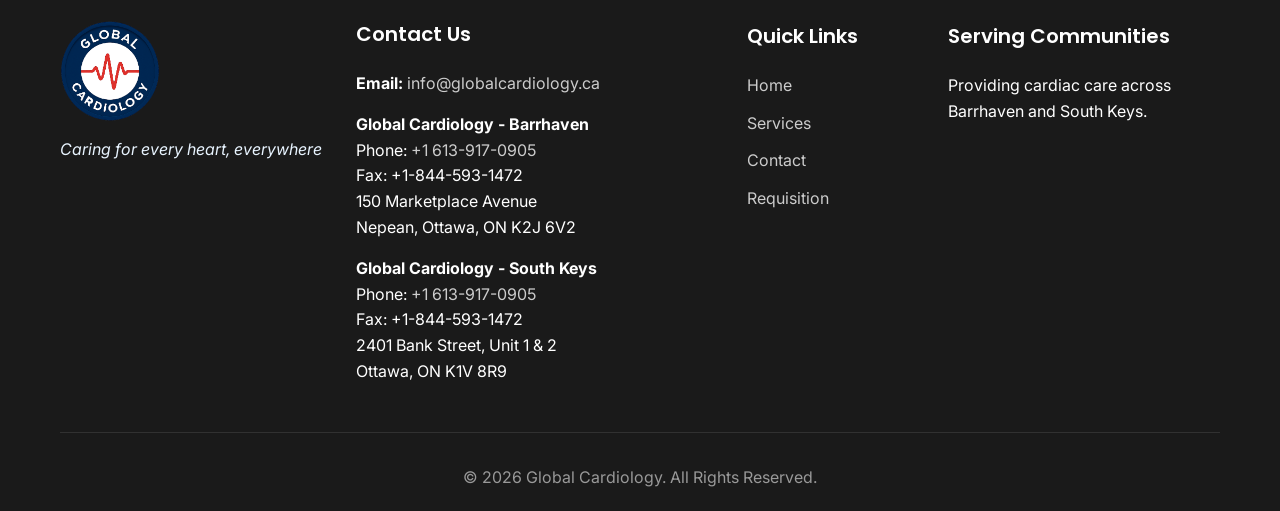
<file: globalcardiology-footer-fixed/globalcardiology-website-main/contact.html>
<!DOCTYPE html>
<html lang="en">
<head>
    <meta charset="UTF-8">
    <meta name="viewport" content="width=device-width, initial-scale=1.0">
    <meta name="description" content="Contact Global Cardiology - Get in touch with our Barrhaven, South Keys, and Vaughan clinics.">
    <title>Contact Us - Global Cardiology</title>
    
    <!-- Favicon -->
    <link rel="apple-touch-icon-precomposed" sizes="57x57" href="assets/favicon/apple-touch-icon-57x57.png" />
    <link rel="apple-touch-icon-precomposed" sizes="114x114" href="assets/favicon/apple-touch-icon-114x114.png" />
    <link rel="apple-touch-icon-precomposed" sizes="72x72" href="assets/favicon/apple-touch-icon-72x72.png" />
    <link rel="apple-touch-icon-precomposed" sizes="144x144" href="assets/favicon/apple-touch-icon-144x144.png" />
    <link rel="apple-touch-icon-precomposed" sizes="60x60" href="assets/favicon/apple-touch-icon-60x60.png" />
    <link rel="apple-touch-icon-precomposed" sizes="120x120" href="assets/favicon/apple-touch-icon-120x120.png" />
    <link rel="apple-touch-icon-precomposed" sizes="76x76" href="assets/favicon/apple-touch-icon-76x76.png" />
    <link rel="apple-touch-icon-precomposed" sizes="152x152" href="assets/favicon/apple-touch-icon-152x152.png" />
    <link rel="icon" type="image/png" href="assets/favicon/favicon-196x196.png" sizes="196x196" />
    <link rel="icon" type="image/png" href="assets/favicon/favicon-96x96.png" sizes="96x96" />
    <link rel="icon" type="image/png" href="assets/favicon/favicon-32x32.png" sizes="32x32" />
    <link rel="icon" type="image/png" href="assets/favicon/favicon-16x16.png" sizes="16x16" />
    <link rel="icon" type="image/png" href="assets/favicon/favicon-128.png" sizes="128x128" />
    <meta name="application-name" content="Global Cardiology"/>
    <meta name="msapplication-TileColor" content="#1e5ba8" />
    <meta name="msapplication-TileImage" content="assets/favicon/mstile-144x144.png" />
    
    <!-- Fonts -->
    <link rel="preconnect" href="https://fonts.googleapis.com">
    <link rel="preconnect" href="https://fonts.gstatic.com" crossorigin>
    <link href="https://fonts.googleapis.com/css2?family=Inter:wght@400;600&family=Poppins:wght@600;700&display=swap" rel="stylesheet">
    
    <!-- Styles -->
    <link rel="stylesheet" href="styles.css">
</head>
<body>
    <!-- Navigation -->
    <nav class="navbar">
        <div class="container">
            <div class="nav-wrapper">
                <a href="index.html" class="logo">
                    <img src="assets/images/logo.png" alt="Global Cardiology Logo">
                    <span>Global Cardiology</span>
                </a>
                <button class="mobile-menu-toggle" aria-label="Toggle menu">
                    <span></span>
                    <span></span>
                    <span></span>
                </button>
                <ul class="nav-links">
                    <li><a href="index.html">Home</a></li>
                    <li><a href="services.html">Services</a></li>
                    <li><a href="contact.html" class="active">Contact</a></li>
                    <li><a href="requisition.html">Requisition</a></li>
                </ul>
            </div>
        </div>
    </nav>

    <!-- Page Header -->
    <section class="page-header">
        <div class="container">
            <h1>Contact Us</h1>
            <p>Please reach out if you have any questions or inquiries.</p>
        </div>
    </section>

    <!-- Contact Section -->
    <section class="contact-section">
        <div class="container">
            <div class="contact-wrapper">
                <div class="contact-form-container">
                    <h2>Send Us a Message</h2>
                    <form class="contact-form" id="contactForm"
                    action="https://formspree.io/f/myzlgkrl"
                    method="POST">
                        <div class="form-row">
                            <div class="form-group">
                                <label for="firstName">First Name *</label>
                                <input type="text" id="firstName" name="firstName" required>
                            </div>
                            <div class="form-group">
                                <label for="lastName">Last Name *</label>
                                <input type="text" id="lastName" name="lastName" required>
                            </div>
                        </div>
                        <div class="form-group">
                            <label for="email">Email Address *</label>
                            <input type="email" id="email" name="email" required>
                        </div>
                        <div class="form-group">
                            <label for="phone">Phone Number *</label>
                            <input type="tel" id="phone" name="phone" required>
                        </div>
                        <div class="form-group">
                            <label for="clinicLocation">Preferred Clinic *</label>
                            <select id="clinicLocation" name="clinicLocation" required>
                                <option value="" selected disabled>Select a clinic</option>
                                <option value="Barrhaven">Barrhaven</option>
                                <option value="South Keys">South Keys</option>
                                <option value="Vaughan">Vaughan</option>
                                <option value="No preference">No preference</option>
                            </select>
                        </div>
                        <div class="form-group">
                            <label for="message">Message *</label>
                            <textarea id="message" name="message" rows="6" required></textarea>
                        </div>
                        <button type="submit" class="btn btn-primary">Submit</button>
                    </form>
                </div>
                <div class="contact-info-container">
                    <h2>Get In Touch</h2>
                    <div class="contact-info-item">
                        <svg width="24" height="24" viewBox="0 0 24 24" fill="none" stroke="currentColor" stroke-width="2" stroke-linecap="round" stroke-linejoin="round"><path d="M22 16.92v3a2 2 0 0 1-2.18 2 19.79 19.79 0 0 1-8.63-3.07 19.5 19.5 0 0 1-6-6 19.79 19.79 0 0 1-3.07-8.67A2 2 0 0 1 4.11 2h3a2 2 0 0 1 2 1.72 12.84 12.84 0 0 0 .7 2.81 2 2 0 0 1-.45 2.11L8.09 9.91a16 16 0 0 0 6 6l1.27-1.27a2 2 0 0 1 2.11-.45 12.84 12.84 0 0 0 2.81.7A2 2 0 0 1 22 16.92z"></path></svg>
                        <div>
                            <h3>Phone</h3>
                            <div class="clinic-list">
                                <p><strong>Global Cardiology - Barrhaven</strong><br><a href="tel:+16139170905">+1 613-917-0905</a></p>
                                <p><strong>Global Cardiology - South Keys</strong><br><a href="tel:+16139170905">+1 613-917-0905</a></p>
                                <p><strong>Global Cardiology - Vaughan</strong><br><a href="tel:+16478728889">+1 647-872-8889</a></p>
                            </div>
                        </div>
                    </div>
                    <div class="contact-info-item">
                        <svg width="24" height="24" viewBox="0 0 24 24" fill="none" stroke="currentColor" stroke-width="2" stroke-linecap="round" stroke-linejoin="round"><rect x="2" y="4" width="20" height="16" rx="2"></rect><path d="m22 7-8.97 5.7a1.94 1.94 0 0 1-2.06 0L2 7"></path></svg>
                        <div>
                            <h3>Email</h3>
                            <p><a href="mailto:info@globalcardiology.ca">info@globalcardiology.ca</a></p>
                        </div>
                    </div>
                    <div class="contact-info-item">
                        <svg width="24" height="24" viewBox="0 0 24 24" fill="none" stroke="currentColor" stroke-width="2" stroke-linecap="round" stroke-linejoin="round"><path d="M9 11a3 3 0 1 0 6 0a3 3 0 0 0 -6 0"></path><path d="M17.657 16.657l-4.243 4.243a2 2 0 0 1 -2.827 0l-4.244 -4.243a8 8 0 1 1 11.314 0z"></path></svg>
                        <div>
                            <h3>Address</h3>
                            <div class="clinic-list">
                                <p><strong>Global Cardiology - Barrhaven</strong><br>150 Marketplace Avenue<br>Nepean, Ottawa, ON K2J 6V2</p>
                                <p><strong>Global Cardiology - South Keys</strong><br>2401 Bank Street, Unit 1 &amp; 2<br>Ottawa, ON K1V 8R9</p>
                                <p><strong>Global Cardiology - Vaughan</strong><br>200 Windflower Gate #700<br>Vaughan, ON L4L 9L3</p>
                            </div>
                        </div>
                    </div>
                    <div class="contact-info-item">
                        <svg width="24" height="24" viewBox="0 0 24 24" fill="none" stroke="currentColor" stroke-width="2" stroke-linecap="round" stroke-linejoin="round"><path d="M3 7v11a2 2 0 0 0 2 2h14a2 2 0 0 0 2-2V9a2 2 0 0 0-2-2h-6l-2-2H5a2 2 0 0 0-2 2z"></path><line x1="3" y1="7" x2="21" y2="7"></line></svg>
                        <div>
                            <h3>Fax</h3>
                            <div class="clinic-list">
                                <p><strong>Global Cardiology - Barrhaven</strong><br>+1-844-593-1472</p>
                                <p><strong>Global Cardiology - South Keys</strong><br>+1-844-593-1472</p>
                                <p><strong>Global Cardiology - Vaughan</strong><br>+1-844-908-1405</p>
                            </div>
                        </div>
                    </div>
                </div>
            </div>
        </div>
    </section>

    <!-- Footer -->
    <footer class="footer">
        <div class="container">
            <div class="footer-content">
                <div class="footer-section">
                    <img src="assets/images/logo-white.png" alt="Global Cardiology" class="footer-logo">
                    <p class="footer-tagline">Caring for every heart, everywhere</p>
                </div>
                <div class="footer-section">
                    <h4>Contact Us</h4>
                    <p><strong>Email:</strong> <a href="mailto:info@globalcardiology.ca">info@globalcardiology.ca</a></p>
                    <div class="clinic-list">
                        <p><strong>Global Cardiology - Barrhaven</strong><br>Phone: <a href="tel:+16139170905">+1 613-917-0905</a><br>Fax: +1-844-593-1472<br>150 Marketplace Avenue<br>Nepean, Ottawa, ON K2J 6V2</p>
                        <p><strong>Global Cardiology - South Keys</strong><br>Phone: <a href="tel:+16139170905">+1 613-917-0905</a><br>Fax: +1-844-593-1472<br>2401 Bank Street, Unit 1 &amp; 2<br>Ottawa, ON K1V 8R9</p>
                    </div>
                </div>
                <div class="footer-section">
                    <h4>Quick Links</h4>
                    <ul class="footer-links">
                        <li><a href="index.html">Home</a></li>
                        <li><a href="services.html">Services</a></li>
                        <li><a href="contact.html">Contact</a></li>
                        <li><a href="requisition.html">Requisition</a></li>
                    </ul>
                </div>
                <div class="footer-section">
                    <h4>Serving Communities</h4>
                    <p>Providing cardiac care across Barrhaven and South Keys.</p>
                </div>
            </div>
            <div class="footer-bottom">
                <p>&copy; 2026 Global Cardiology. All Rights Reserved.</p>
            </div>
        </div>
    </footer>

    <script src="script.js"></script>
</body>
</html>
</file>
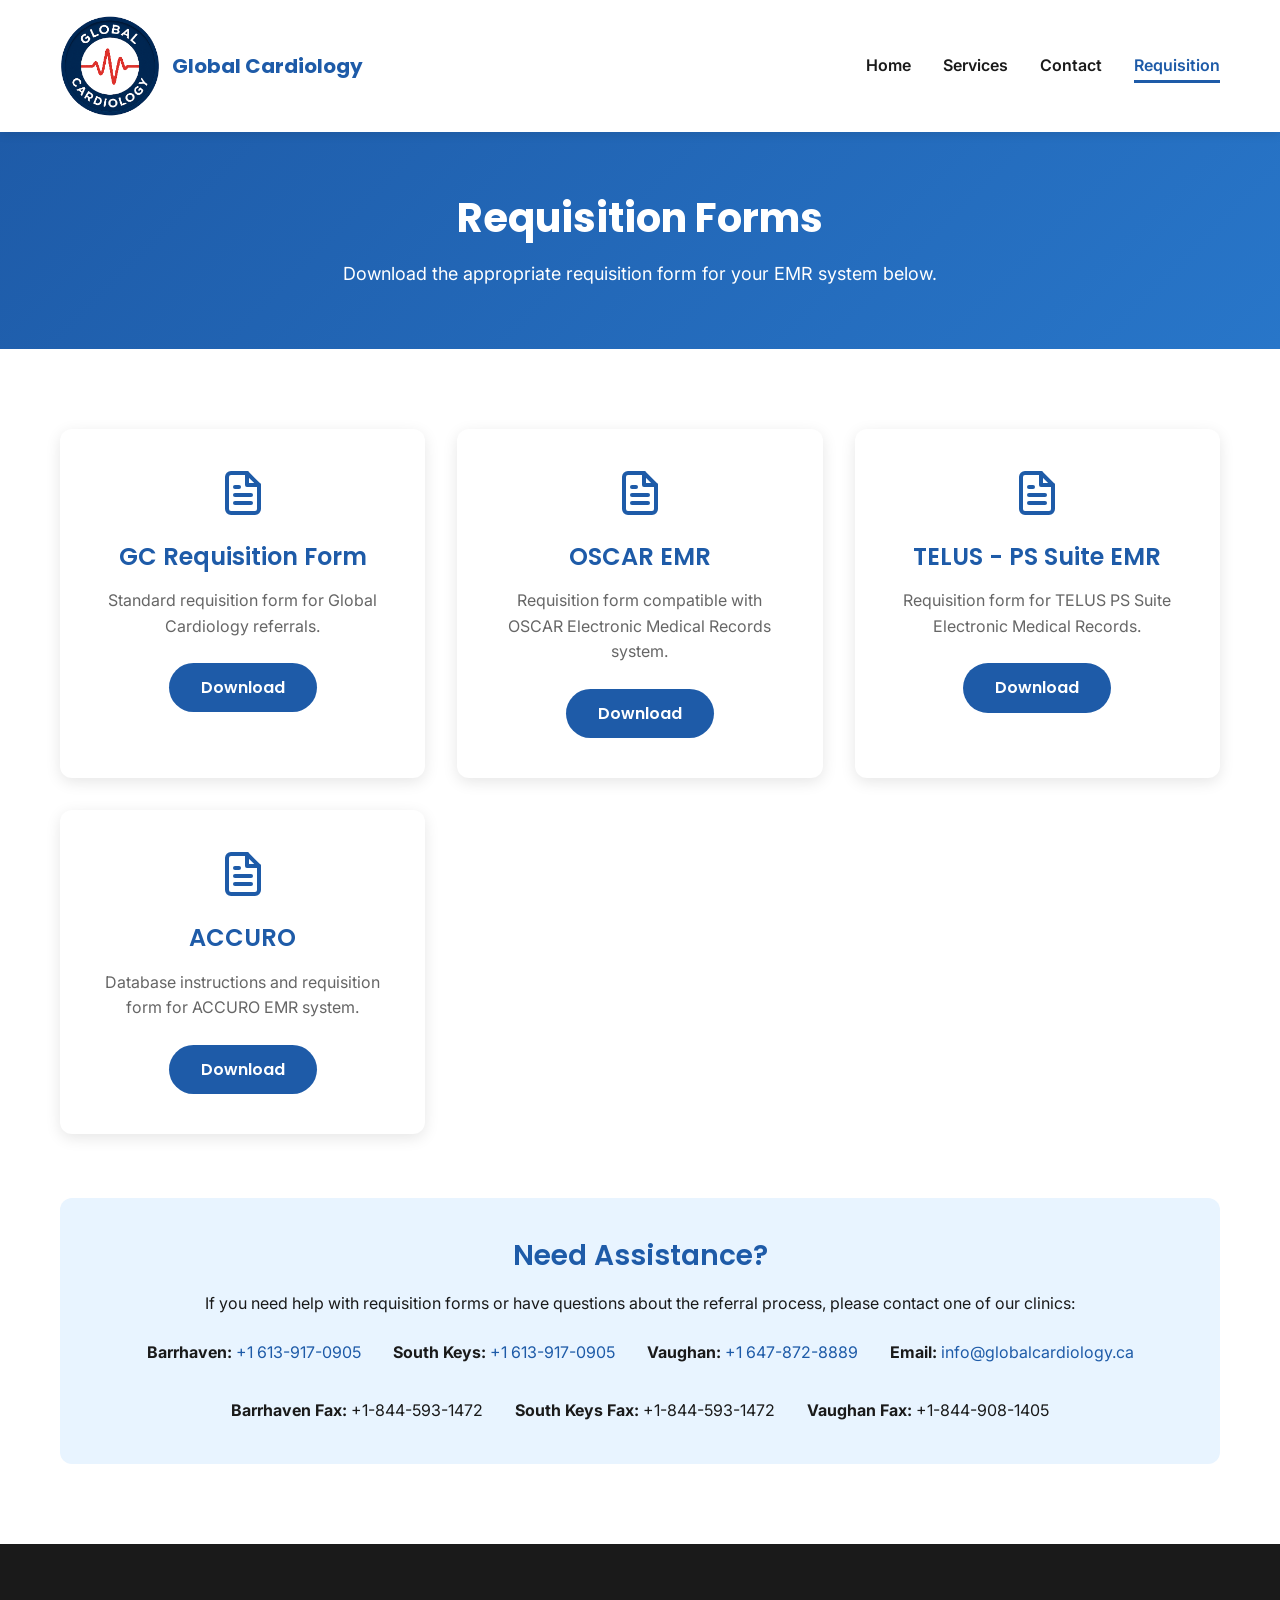
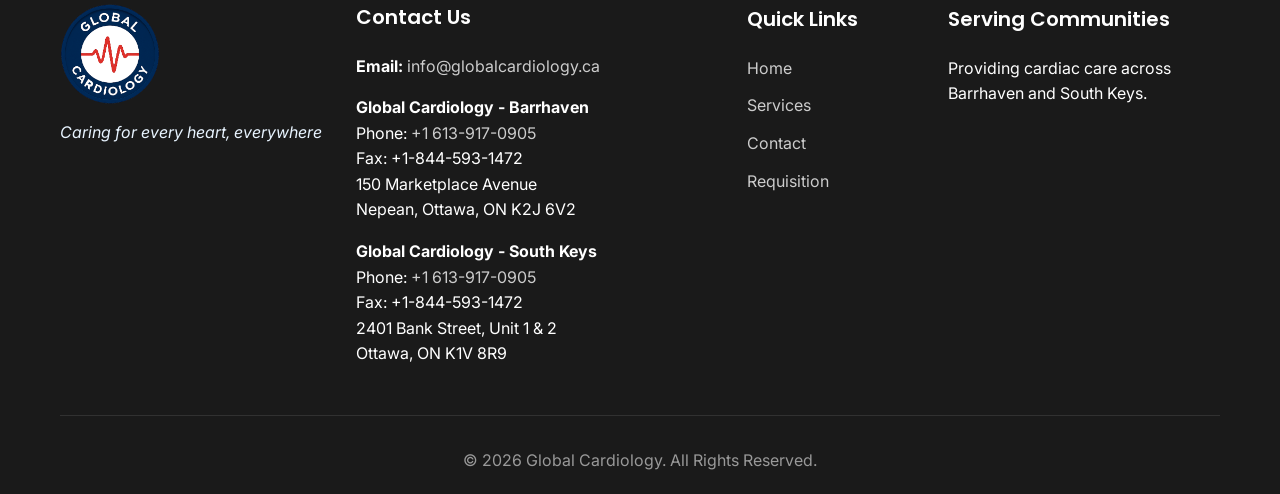
<file: globalcardiology-footer-fixed/globalcardiology-website-main/requisition.html>
<!DOCTYPE html>
<html lang="en">
<head>
    <meta charset="UTF-8">
    <meta name="viewport" content="width=device-width, initial-scale=1.0">
    <meta name="description" content="Download EMR requisition forms for Global Cardiology - GC Requisition, OSCAR EMR, TELUS PS Suite, and ACCURO.">
    <title>Requisition Forms - Global Cardiology</title>
    
    <!-- Favicon -->
    <link rel="apple-touch-icon-precomposed" sizes="57x57" href="assets/favicon/apple-touch-icon-57x57.png" />
    <link rel="apple-touch-icon-precomposed" sizes="114x114" href="assets/favicon/apple-touch-icon-114x114.png" />
    <link rel="apple-touch-icon-precomposed" sizes="72x72" href="assets/favicon/apple-touch-icon-72x72.png" />
    <link rel="apple-touch-icon-precomposed" sizes="144x144" href="assets/favicon/apple-touch-icon-144x144.png" />
    <link rel="apple-touch-icon-precomposed" sizes="60x60" href="assets/favicon/apple-touch-icon-60x60.png" />
    <link rel="apple-touch-icon-precomposed" sizes="120x120" href="assets/favicon/apple-touch-icon-120x120.png" />
    <link rel="apple-touch-icon-precomposed" sizes="76x76" href="assets/favicon/apple-touch-icon-76x76.png" />
    <link rel="apple-touch-icon-precomposed" sizes="152x152" href="assets/favicon/apple-touch-icon-152x152.png" />
    <link rel="icon" type="image/png" href="assets/favicon/favicon-196x196.png" sizes="196x196" />
    <link rel="icon" type="image/png" href="assets/favicon/favicon-96x96.png" sizes="96x96" />
    <link rel="icon" type="image/png" href="assets/favicon/favicon-32x32.png" sizes="32x32" />
    <link rel="icon" type="image/png" href="assets/favicon/favicon-16x16.png" sizes="16x16" />
    <link rel="icon" type="image/png" href="assets/favicon/favicon-128.png" sizes="128x128" />
    <meta name="application-name" content="Global Cardiology"/>
    <meta name="msapplication-TileColor" content="#1e5ba8" />
    <meta name="msapplication-TileImage" content="assets/favicon/mstile-144x144.png" />
    
    <!-- Fonts -->
    <link rel="preconnect" href="https://fonts.googleapis.com">
    <link rel="preconnect" href="https://fonts.gstatic.com" crossorigin>
    <link href="https://fonts.googleapis.com/css2?family=Inter:wght@400;600&family=Poppins:wght@600;700&display=swap" rel="stylesheet">
    
    <!-- Styles -->
    <link rel="stylesheet" href="styles.css">
</head>
<body>
    <!-- Navigation -->
    <nav class="navbar">
        <div class="container">
            <div class="nav-wrapper">
                <a href="index.html" class="logo">
                    <img src="assets/images/logo.png" alt="Global Cardiology Logo">
                    <span>Global Cardiology</span>
                </a>
                <button class="mobile-menu-toggle" aria-label="Toggle menu">
                    <span></span>
                    <span></span>
                    <span></span>
                </button>
                <ul class="nav-links">
                    <li><a href="index.html">Home</a></li>
                    <li><a href="services.html">Services</a></li>
                    <li><a href="contact.html">Contact</a></li>
                    <li><a href="requisition.html" class="active">Requisition</a></li>
                </ul>
            </div>
        </div>
    </nav>

    <!-- Page Header -->
    <section class="page-header">
        <div class="container">
            <h1>Requisition Forms</h1>
            <p>Download the appropriate requisition form for your EMR system below.</p>
        </div>
    </section>

    <!-- Requisition Forms Section -->
    <section class="requisition-section">
        <div class="container">
            <div class="requisition-grid">
                <div class="requisition-card">
                    <div class="requisition-icon">
                        <svg width="48" height="48" viewBox="0 0 24 24" fill="none" stroke="currentColor" stroke-width="2" stroke-linecap="round" stroke-linejoin="round"><path d="M14 2H6a2 2 0 0 0-2 2v16a2 2 0 0 0 2 2h12a2 2 0 0 0 2-2V8z"></path><polyline points="14 2 14 8 20 8"></polyline><line x1="16" y1="13" x2="8" y2="13"></line><line x1="16" y1="17" x2="8" y2="17"></line><polyline points="10 9 9 9 8 9"></polyline></svg>
                    </div>
                    <h2>GC Requisition Form</h2>
                    <p>Standard requisition form for Global Cardiology referrals.</p>
                    <button type="button" class="btn btn-primary" id="requisition-download" aria-haspopup="dialog" aria-controls="requisition-location">Download</button>
                </div>

                <div class="requisition-card">
                    <div class="requisition-icon">
                        <svg width="48" height="48" viewBox="0 0 24 24" fill="none" stroke="currentColor" stroke-width="2" stroke-linecap="round" stroke-linejoin="round"><path d="M14 2H6a2 2 0 0 0-2 2v16a2 2 0 0 0 2 2h12a2 2 0 0 0 2-2V8z"></path><polyline points="14 2 14 8 20 8"></polyline><line x1="16" y1="13" x2="8" y2="13"></line><line x1="16" y1="17" x2="8" y2="17"></line><polyline points="10 9 9 9 8 9"></polyline></svg>
                    </div>
                    <h2>OSCAR EMR</h2>
                    <p>Requisition form compatible with OSCAR Electronic Medical Records system.</p>
                    <a href="#" class="btn btn-primary" onclick="alert('Please contact our clinics at +1 613-917-0905 for Barrhaven or South Keys, or +1 647-872-8889 for Vaughan, or email info@globalcardiology.ca to request the OSCAR EMR form.'); return false;">Download</a>
                </div>

                <div class="requisition-card">
                    <div class="requisition-icon">
                        <svg width="48" height="48" viewBox="0 0 24 24" fill="none" stroke="currentColor" stroke-width="2" stroke-linecap="round" stroke-linejoin="round"><path d="M14 2H6a2 2 0 0 0-2 2v16a2 2 0 0 0 2 2h12a2 2 0 0 0 2-2V8z"></path><polyline points="14 2 14 8 20 8"></polyline><line x1="16" y1="13" x2="8" y2="13"></line><line x1="16" y1="17" x2="8" y2="17"></line><polyline points="10 9 9 9 8 9"></polyline></svg>
                    </div>
                    <h2>TELUS - PS Suite EMR</h2>
                    <p>Requisition form for TELUS PS Suite Electronic Medical Records.</p>
                    <a href="#" class="btn btn-primary" onclick="alert('Please contact our clinics at +1 613-917-0905 for Barrhaven or South Keys, or +1 647-872-8889 for Vaughan, or email info@globalcardiology.ca to request the TELUS PS Suite form.'); return false;">Download</a>
                </div>

                <div class="requisition-card">
                    <div class="requisition-icon">
                        <svg width="48" height="48" viewBox="0 0 24 24" fill="none" stroke="currentColor" stroke-width="2" stroke-linecap="round" stroke-linejoin="round"><path d="M14 2H6a2 2 0 0 0-2 2v16a2 2 0 0 0 2 2h12a2 2 0 0 0 2-2V8z"></path><polyline points="14 2 14 8 20 8"></polyline><line x1="16" y1="13" x2="8" y2="13"></line><line x1="16" y1="17" x2="8" y2="17"></line><polyline points="10 9 9 9 8 9"></polyline></svg>
                    </div>
                    <h2>ACCURO</h2>
                    <p>Database instructions and requisition form for ACCURO EMR system.</p>
                    <a href="#" class="btn btn-primary" onclick="alert('Please contact our clinics at +1 613-917-0905 for Barrhaven or South Keys, or +1 647-872-8889 for Vaughan, or email info@globalcardiology.ca to request the ACCURO form.'); return false;">Download</a>
                </div>
            </div>

            <div class="requisition-info">
                <h3>Need Assistance?</h3>
                <p>If you need help with requisition forms or have questions about the referral process, please contact one of our clinics:</p>
                <div class="contact-info-inline">
                    <p><strong>Barrhaven:</strong> <a href="tel:+16139170905">+1 613-917-0905</a></p>
                    <p><strong>South Keys:</strong> <a href="tel:+16139170905">+1 613-917-0905</a></p>
                    <p><strong>Vaughan:</strong> <a href="tel:+16478728889">+1 647-872-8889</a></p>
                    <p><strong>Email:</strong> <a href="mailto:info@globalcardiology.ca">info@globalcardiology.ca</a></p>
                    <p><strong>Barrhaven Fax:</strong> +1-844-593-1472</p>
                    <p><strong>South Keys Fax:</strong> +1-844-593-1472</p>
                    <p><strong>Vaughan Fax:</strong> +1-844-908-1405</p>
                </div>
            </div>
        </div>
    </section>

    <!-- Footer -->
    <footer class="footer">
        <div class="container">
            <div class="footer-content">
                <div class="footer-section">
                    <img src="assets/images/logo-white.png" alt="Global Cardiology" class="footer-logo">
                    <p class="footer-tagline">Caring for every heart, everywhere</p>
                </div>
                <div class="footer-section">
                    <h4>Contact Us</h4>
                    <p><strong>Email:</strong> <a href="mailto:info@globalcardiology.ca">info@globalcardiology.ca</a></p>
                    <div class="clinic-list">
                        <p><strong>Global Cardiology - Barrhaven</strong><br>Phone: <a href="tel:+16139170905">+1 613-917-0905</a><br>Fax: +1-844-593-1472<br>150 Marketplace Avenue<br>Nepean, Ottawa, ON K2J 6V2</p>
                        <p><strong>Global Cardiology - South Keys</strong><br>Phone: <a href="tel:+16139170905">+1 613-917-0905</a><br>Fax: +1-844-593-1472<br>2401 Bank Street, Unit 1 &amp; 2<br>Ottawa, ON K1V 8R9</p>
                    </div>
                </div>
                <div class="footer-section">
                    <h4>Quick Links</h4>
                    <ul class="footer-links">
                        <li><a href="index.html">Home</a></li>
                        <li><a href="services.html">Services</a></li>
                        <li><a href="contact.html">Contact</a></li>
                        <li><a href="requisition.html">Requisition</a></li>
                    </ul>
                </div>
                <div class="footer-section">
                    <h4>Serving Communities</h4>
                    <p>Providing cardiac care across Barrhaven and South Keys.</p>
                </div>
            </div>
            <div class="footer-bottom">
                <p>&copy; 2026 Global Cardiology. All Rights Reserved.</p>
            </div>
        </div>
    </footer>

    <dialog id="requisition-location" class="requisition-dialog" aria-labelledby="requisition-location-title" aria-describedby="requisition-location-description">
        <h2 id="requisition-location-title">Which clinic is the referral for?</h2>
        <p id="requisition-location-description">Choose a location to download its requisition form.</p>
        <div class="requisition-location-options">
            <a href="assets/GC-referral-barrhaven-south-keys.pdf" class="btn" download>Barrhaven</a>
            <a href="assets/GC-referral-barrhaven-south-keys.pdf" class="btn" download>South Keys</a>
            <a href="assets/GC-referral.pdf" class="btn" download>Vaughan</a>
        </div>
        <form method="dialog">
            <button type="submit" class="btn requisition-cancel">Cancel</button>
        </form>
    </dialog>

    <script src="script.js"></script>
</body>
</html>
</file>
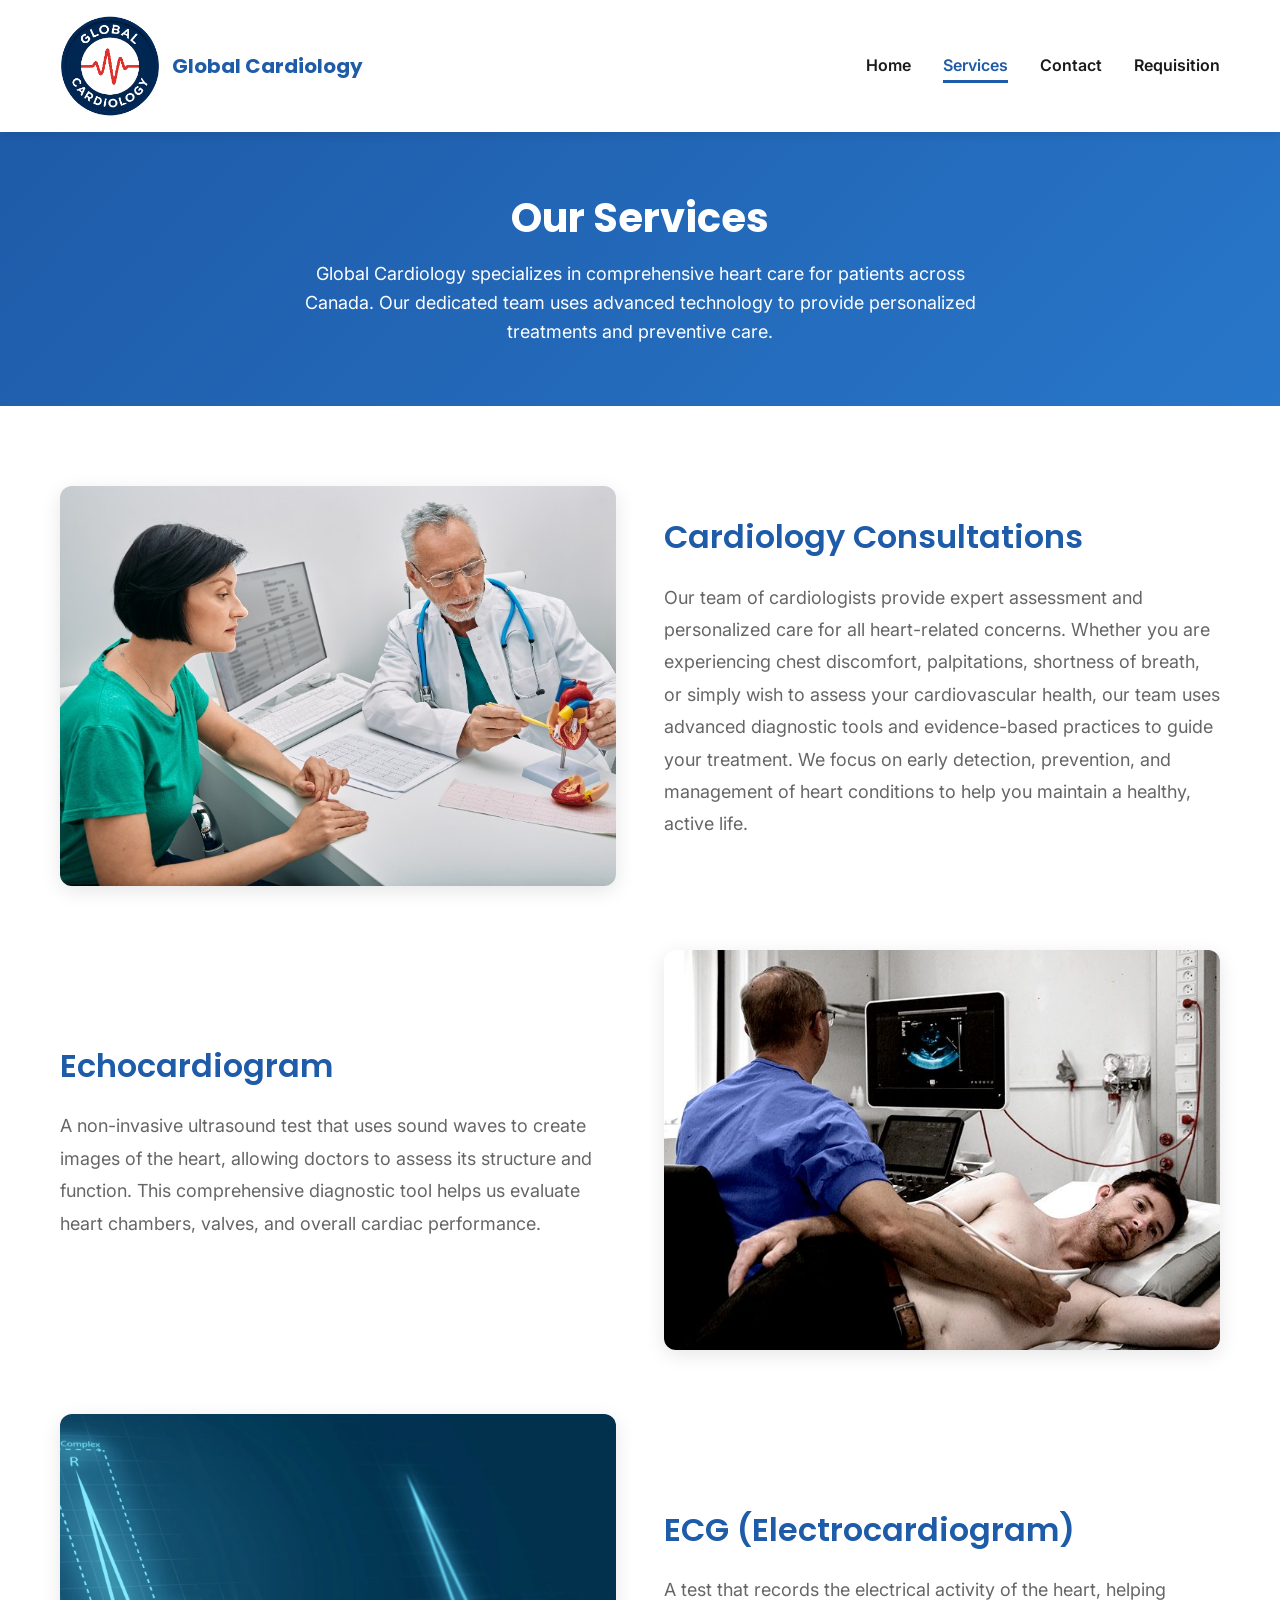
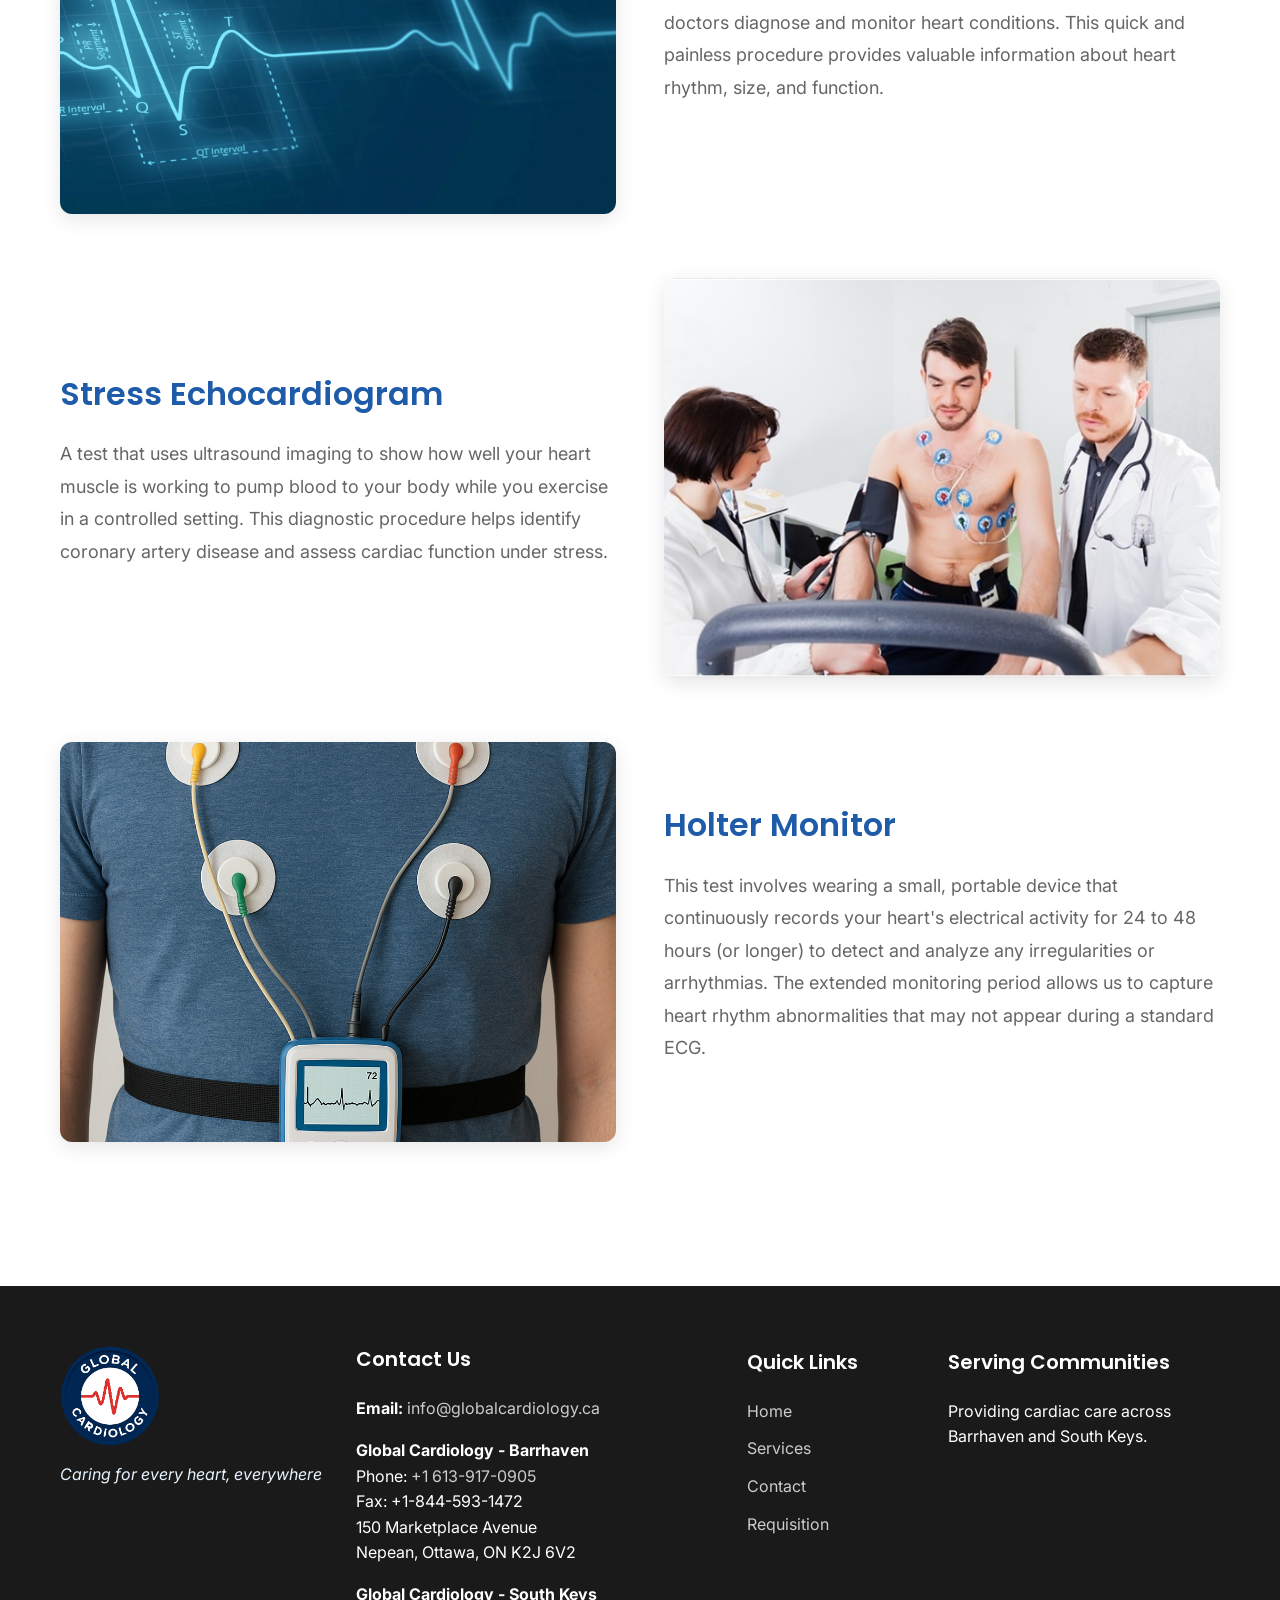
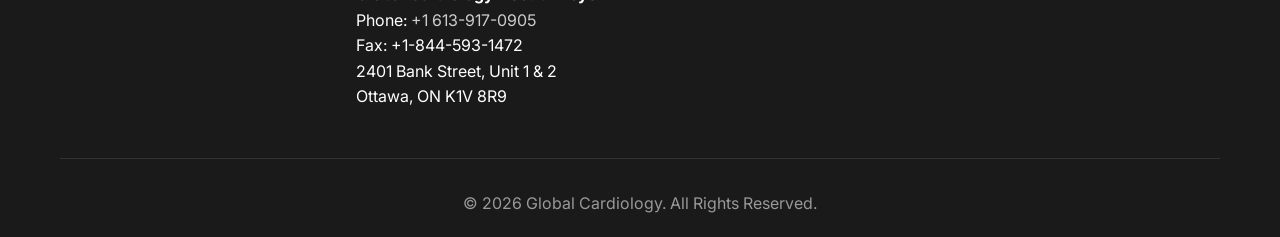
<file: globalcardiology-footer-fixed/globalcardiology-website-main/services.html>
<!DOCTYPE html>
<html lang="en">
<head>
    <meta charset="UTF-8">
    <meta name="viewport" content="width=device-width, initial-scale=1.0">
    <meta name="description" content="Comprehensive cardiac care services at Global Cardiology - Echo, ECG, Stress Testing, and Holter Monitoring.">
    <title>Our Services - Global Cardiology</title>
    
    <!-- Favicon -->
    <link rel="apple-touch-icon-precomposed" sizes="57x57" href="assets/favicon/apple-touch-icon-57x57.png" />
    <link rel="apple-touch-icon-precomposed" sizes="114x114" href="assets/favicon/apple-touch-icon-114x114.png" />
    <link rel="apple-touch-icon-precomposed" sizes="72x72" href="assets/favicon/apple-touch-icon-72x72.png" />
    <link rel="apple-touch-icon-precomposed" sizes="144x144" href="assets/favicon/apple-touch-icon-144x144.png" />
    <link rel="apple-touch-icon-precomposed" sizes="60x60" href="assets/favicon/apple-touch-icon-60x60.png" />
    <link rel="apple-touch-icon-precomposed" sizes="120x120" href="assets/favicon/apple-touch-icon-120x120.png" />
    <link rel="apple-touch-icon-precomposed" sizes="76x76" href="assets/favicon/apple-touch-icon-76x76.png" />
    <link rel="apple-touch-icon-precomposed" sizes="152x152" href="assets/favicon/apple-touch-icon-152x152.png" />
    <link rel="icon" type="image/png" href="assets/favicon/favicon-196x196.png" sizes="196x196" />
    <link rel="icon" type="image/png" href="assets/favicon/favicon-96x96.png" sizes="96x96" />
    <link rel="icon" type="image/png" href="assets/favicon/favicon-32x32.png" sizes="32x32" />
    <link rel="icon" type="image/png" href="assets/favicon/favicon-16x16.png" sizes="16x16" />
    <link rel="icon" type="image/png" href="assets/favicon/favicon-128.png" sizes="128x128" />
    <meta name="application-name" content="Global Cardiology"/>
    <meta name="msapplication-TileColor" content="#1e5ba8" />
    <meta name="msapplication-TileImage" content="assets/favicon/mstile-144x144.png" />
    
    <!-- Fonts -->
    <link rel="preconnect" href="https://fonts.googleapis.com">
    <link rel="preconnect" href="https://fonts.gstatic.com" crossorigin>
    <link href="https://fonts.googleapis.com/css2?family=Inter:wght@400;600&family=Poppins:wght@600;700&display=swap" rel="stylesheet">
    
    <!-- Styles -->
    <link rel="stylesheet" href="styles.css">
</head>
<body>
    <!-- Navigation -->
    <nav class="navbar">
        <div class="container">
            <div class="nav-wrapper">
                <a href="index.html" class="logo">
                    <img src="assets/images/logo.png" alt="Global Cardiology Logo">
                    <span>Global Cardiology</span>
                </a>
                <button class="mobile-menu-toggle" aria-label="Toggle menu">
                    <span></span>
                    <span></span>
                    <span></span>
                </button>
                <ul class="nav-links">
                    <li><a href="index.html">Home</a></li>
                    <li><a href="services.html" class="active">Services</a></li>
                    <li><a href="contact.html">Contact</a></li>
                    <li><a href="requisition.html">Requisition</a></li>
                </ul>
            </div>
        </div>
    </nav>

    <!-- Page Header -->
    <section class="page-header">
        <div class="container">
            <h1>Our Services</h1>
            <p>Global Cardiology specializes in comprehensive heart care for patients across Canada. Our dedicated team uses advanced technology to provide personalized treatments and preventive care.</p>
        </div>
    </section>

    <!-- Services Section -->
    <section class="services-detailed">
        <div class="container">
            <div class="service-detail">
                <div class="service-detail-image">
                    <img src="assets/images/consultation-ref-image.JPG" alt="Cardiology Consultations">
                </div>
                <div class="service-detail-content">
                    <h2>Cardiology Consultations</h2>
                    <p>Our team of cardiologists provide expert assessment and personalized care for all heart-related concerns. Whether you are experiencing chest discomfort, palpitations, shortness of breath, or simply wish to assess your cardiovascular health, our team uses advanced diagnostic tools and evidence-based practices to guide your treatment. We focus on early detection, prevention, and management of heart conditions to help you maintain a healthy, active life.</p>
                </div>
            </div>

            <div class="service-detail reverse">
                <div class="service-detail-image">
                    <img src="assets/images/patient-lying-on-clinic-bed-with-doctor-scanning-heart.jpeg" alt="Echocardiogram">
                </div>
                <div class="service-detail-content">
                    <h2>Echocardiogram</h2>
                    <p>A non-invasive ultrasound test that uses sound waves to create images of the heart, allowing doctors to assess its structure and function. This comprehensive diagnostic tool helps us evaluate heart chambers, valves, and overall cardiac performance.</p>
                </div>
            </div>

            <div class="service-detail">
                <div class="service-detail-image">
                    <img src="assets/images/electrocardiogram-ref-image.WEBP" alt="ECG (Electrocardiogram)">
                </div>
                <div class="service-detail-content">
                    <h2>ECG (Electrocardiogram)</h2>
                    <p>A test that records the electrical activity of the heart, helping doctors diagnose and monitor heart conditions. This quick and painless procedure provides valuable information about heart rhythm, size, and function.</p>
                </div>
            </div>

            <div class="service-detail reverse">
                <div class="service-detail-image">
                    <img src="assets/images/patient-with-sensors-attached-to-chest-under-doctor-supervision.jpeg" alt="Stress Echocardiogram">
                </div>
                <div class="service-detail-content">
                    <h2>Stress Echocardiogram</h2>
                    <p>A test that uses ultrasound imaging to show how well your heart muscle is working to pump blood to your body while you exercise in a controlled setting. This diagnostic procedure helps identify coronary artery disease and assess cardiac function under stress.</p>
                </div>
            </div>

            <div class="service-detail">
                <div class="service-detail-image">
                    <img src="assets/images/holter-test-ref-image.png" alt="Holter Monitor">
                </div>
                <div class="service-detail-content">
                    <h2>Holter Monitor</h2>
                    <p>This test involves wearing a small, portable device that continuously records your heart's electrical activity for 24 to 48 hours (or longer) to detect and analyze any irregularities or arrhythmias. The extended monitoring period allows us to capture heart rhythm abnormalities that may not appear during a standard ECG.</p>
                </div>
            </div>
        </div>
    </section>

    <!-- Footer -->
    <footer class="footer">
        <div class="container">
            <div class="footer-content">
                <div class="footer-section">
                    <img src="assets/images/logo-white.png" alt="Global Cardiology" class="footer-logo">
                    <p class="footer-tagline">Caring for every heart, everywhere</p>
                </div>
                <div class="footer-section">
                    <h4>Contact Us</h4>
                    <p><strong>Email:</strong> <a href="mailto:info@globalcardiology.ca">info@globalcardiology.ca</a></p>
                    <div class="clinic-list">
                        <p><strong>Global Cardiology - Barrhaven</strong><br>Phone: <a href="tel:+16139170905">+1 613-917-0905</a><br>Fax: +1-844-593-1472<br>150 Marketplace Avenue<br>Nepean, Ottawa, ON K2J 6V2</p>
                        <p><strong>Global Cardiology - South Keys</strong><br>Phone: <a href="tel:+16139170905">+1 613-917-0905</a><br>Fax: +1-844-593-1472<br>2401 Bank Street, Unit 1 &amp; 2<br>Ottawa, ON K1V 8R9</p>
                    </div>
                </div>
                <div class="footer-section">
                    <h4>Quick Links</h4>
                    <ul class="footer-links">
                        <li><a href="index.html">Home</a></li>
                        <li><a href="services.html">Services</a></li>
                        <li><a href="contact.html">Contact</a></li>
                        <li><a href="requisition.html">Requisition</a></li>
                    </ul>
                </div>
                <div class="footer-section">
                    <h4>Serving Communities</h4>
                    <p>Providing cardiac care across Barrhaven and South Keys.</p>
                </div>
            </div>
            <div class="footer-bottom">
                <p>&copy; 2026 Global Cardiology. All Rights Reserved.</p>
            </div>
        </div>
    </footer>

    <script src="script.js"></script>
</body>
</html>
</file>
<file: styles.css>
/* ===================================
   Global Cardiology - Brand Styles
   =================================== */

/* CSS Variables */
:root {
    --primary-blue: #1e5ba8;
    --accent-blue: #2876c9;
    --light-blue: #e8f4ff;
    --teal-accent: #2c9dad;
    --dark-text: #1a1a1a;
    --medium-gray: #666666;
    --light-gray: #f5f5f5;
    --white: #ffffff;
    --transition: all 0.3s ease;
}

/* Reset & Base Styles */
* {
    margin: 0;
    padding: 0;
    box-sizing: border-box;
}

html {
    scroll-behavior: smooth;
}

body {
    font-family: 'Inter', sans-serif;
    font-size: 16px;
    line-height: 1.6;
    color: var(--dark-text);
    background-color: var(--white);
}

h1, h2, h3, h4, h5, h6 {
    font-family: 'Poppins', sans-serif;
    font-weight: 600;
    line-height: 1.3;
    margin-bottom: 1rem;
}

h1 {
    font-size: 2.5rem;
    font-weight: 700;
}

h2 {
    font-size: 2rem;
}

h3 {
    font-size: 1.5rem;
}

h4 {
    font-size: 1.25rem;
}

p {
    margin-bottom: 1rem;
}

a {
    color: var(--primary-blue);
    text-decoration: none;
    transition: var(--transition);
}

a:hover {
    color: var(--accent-blue);
}

img {
    max-width: 100%;
    height: auto;
    display: block;
}

/* Container */
.container {
    max-width: 1200px;
    margin: 0 auto;
    padding: 0 20px;
}

/* Navigation */
.navbar {
    background: var(--white);
    box-shadow: 0 2px 10px rgba(0, 0, 0, 0.1);
    position: sticky;
    top: 0;
    z-index: 1000;
    padding: 1rem 0;
}

.nav-wrapper {
    display: flex;
    justify-content: space-between;
    align-items: center;
}

.logo {
    display: flex;
    align-items: center;
    gap: 0.75rem;
    font-family: 'Poppins', sans-serif;
    font-size: 1.25rem;
    font-weight: 700;
    color: var(--primary-blue);
}

.logo img {
    height: 100px;
    width: auto;
}

.logo:hover {
    color: var(--accent-blue);
}

.nav-links {
    display: flex;
    list-style: none;
    gap: 2rem;
    align-items: center;
}

.nav-links a {
    color: var(--dark-text);
    font-weight: 600;
    padding: 0.5rem 0;
    position: relative;
}

.nav-links a::after {
    content: '';
    position: absolute;
    bottom: 0;
    left: 0;
    width: 0;
    height: 3px;
    background: var(--primary-blue);
    transition: var(--transition);
}

.nav-links a:hover::after,
.nav-links a.active::after {
    width: 100%;
}

.nav-links a.active {
    color: var(--primary-blue);
}

.mobile-menu-toggle {
    display: none;
    flex-direction: column;
    gap: 4px;
    background: none;
    border: none;
    cursor: pointer;
    padding: 5px;
}

.mobile-menu-toggle span {
    width: 25px;
    height: 3px;
    background: var(--primary-blue);
    border-radius: 2px;
    transition: var(--transition);
}

/* Hero Section */
.hero {
    background: linear-gradient(135deg, var(--primary-blue) 0%, var(--accent-blue) 100%);
    color: var(--white);
    padding: 100px 0;
    position: relative;
    overflow: hidden;
}

.hero::before {
    content: '';
    position: absolute;
    top: 0;
    left: 0;
    right: 0;
    bottom: 0;
    background: url('assets/images/doctor-with-stethoscope-smiling-at-viewer.PNG') center/cover;
    opacity: 0.1;
    z-index: 0;
}

.hero-overlay {
    position: absolute;
    top: 0;
    left: 0;
    right: 0;
    bottom: 0;
    background: linear-gradient(135deg, rgba(30, 91, 168, 0.95) 0%, rgba(40, 118, 201, 0.9) 100%);
    z-index: 1;
}

.hero-content {
    position: relative;
    z-index: 2;
    max-width: 700px;
}

.hero h1 {
    font-size: 3rem;
    margin-bottom: 1rem;
}

.hero-subtitle {
    font-size: 1.5rem;
    font-weight: 600;
    margin-bottom: 1.5rem;
    color: var(--light-blue);
}

.hero-description {
    font-size: 1.125rem;
    margin-bottom: 2rem;
    line-height: 1.8;
}

/* Buttons */
.btn {
    display: inline-block;
    padding: 12px 32px;
    font-family: 'Poppins', sans-serif;
    font-weight: 600;
    border-radius: 50px;
    text-align: center;
    transition: var(--transition);
    border: none;
    cursor: pointer;
    font-size: 1rem;
}

.btn-primary {
    background: var(--white);
    color: var(--primary-blue);
}

.btn-primary:hover {
    background: var(--light-blue);
    transform: translateY(-2px);
    box-shadow: 0 5px 15px rgba(0, 0, 0, 0.2);
}

/* Services Preview Section */
.services-preview {
    padding: 80px 0;
    background: var(--light-gray);
}

.section-title {
    text-align: center;
    font-size: 2.5rem;
    color: var(--primary-blue);
    margin-bottom: 3rem;
}

.services-grid {
    display: grid;
    grid-template-columns: repeat(auto-fit, minmax(300px, 1fr));
    gap: 2rem;
}

.service-card {
    background: var(--white);
    border-radius: 12px;
    overflow: hidden;
    box-shadow: 0 4px 15px rgba(0, 0, 0, 0.1);
    transition: var(--transition);
}

.service-card:hover {
    transform: translateY(-5px);
    box-shadow: 0 8px 25px rgba(0, 0, 0, 0.15);
}

.service-image {
    width: 100%;
    height: 250px;
    overflow: hidden;
}

.service-image img {
    width: 100%;
    height: 100%;
    object-fit: cover;
    transition: var(--transition);
}

.service-card:hover .service-image img {
    transform: scale(1.05);
}

.service-content {
    padding: 2rem;
}

.service-content h3 {
    color: var(--primary-blue);
    margin-bottom: 1rem;
}

/* Page Header */
.page-header {
    background: linear-gradient(135deg, var(--primary-blue) 0%, var(--accent-blue) 100%);
    color: var(--white);
    padding: 60px 0;
    text-align: center;
}

.page-header h1 {
    font-size: 2.5rem;
    margin-bottom: 1rem;
}

.page-header p {
    font-size: 1.125rem;
    max-width: 700px;
    margin: 0 auto;
}

/* Services Detailed */
.services-detailed {
    padding: 80px 0;
}

.service-detail {
    display: grid;
    grid-template-columns: 1fr 1fr;
    gap: 3rem;
    align-items: center;
    margin-bottom: 4rem;
}

.service-detail.reverse {
    direction: rtl;
}

.service-detail.reverse > * {
    direction: ltr;
}

.service-detail-image {
    border-radius: 12px;
    overflow: hidden;
    box-shadow: 0 5px 20px rgba(0, 0, 0, 0.1);
    height: 400px;
}

.service-detail-image img {
    width: 100%;
    height: 100%;
    object-fit: cover;
    object-position: center;
}

.service-detail-content h2 {
    color: var(--primary-blue);
    margin-bottom: 1.5rem;
}

.service-detail-content p {
    font-size: 1.125rem;
    line-height: 1.8;
    color: var(--medium-gray);
}

/* Contact Section */
.contact-section {
    padding: 80px 0;
    background: var(--light-gray);
}

.contact-wrapper {
    display: grid;
    grid-template-columns: 1.5fr 1fr;
    gap: 3rem;
}

.contact-form-container,
.contact-info-container {
    background: var(--white);
    padding: 2.5rem;
    border-radius: 12px;
    box-shadow: 0 4px 15px rgba(0, 0, 0, 0.1);
}

.contact-form-container h2,
.contact-info-container h2 {
    color: var(--primary-blue);
    margin-bottom: 2rem;
}

.contact-form .form-row {
    display: grid;
    grid-template-columns: 1fr 1fr;
    gap: 1.5rem;
}

.form-group {
    margin-bottom: 1.5rem;
}

.form-group label {
    display: block;
    margin-bottom: 0.5rem;
    font-weight: 600;
    color: var(--dark-text);
}

.form-group input,
.form-group select,
.form-group textarea {
    width: 100%;
    padding: 12px;
    border: 2px solid #e0e0e0;
    border-radius: 8px;
    background: var(--white);
    font-family: 'Inter', sans-serif;
    font-size: 1rem;
    transition: var(--transition);
}

.form-group input:focus,
.form-group select:focus,
.form-group textarea:focus {
    outline: none;
    border-color: var(--primary-blue);
}

.contact-form button {
    width: 100%;
    background: var(--primary-blue);
    color: var(--white);
    padding: 14px;
    border: none;
    border-radius: 50px;
    font-family: 'Poppins', sans-serif;
    font-weight: 600;
    font-size: 1rem;
    cursor: pointer;
    transition: var(--transition);
}

.contact-form button:hover {
    background: var(--accent-blue);
    transform: translateY(-2px);
    box-shadow: 0 5px 15px rgba(0, 0, 0, 0.2);
}

.contact-info-item {
    display: flex;
    gap: 1.5rem;
    margin-bottom: 2rem;
    align-items: flex-start;
}

.contact-info-item svg {
    color: var(--primary-blue);
    flex-shrink: 0;
    margin-top: 3px;
}

.contact-info-item h3 {
    font-size: 1.125rem;
    margin-bottom: 0.5rem;
    color: var(--primary-blue);
}

.contact-info-item p {
    margin: 0;
    color: var(--medium-gray);
}

.clinic-list p + p {
    margin-top: 0.85rem;
}

.contact-info-item a {
    color: var(--medium-gray);
}

.contact-info-item a:hover {
    color: var(--primary-blue);
}

/* Requisition Section */
.requisition-section {
    padding: 80px 0;
}

.requisition-grid {
    display: grid;
    grid-template-columns: repeat(auto-fit, minmax(280px, 1fr));
    gap: 2rem;
    margin-bottom: 4rem;
}

.requisition-card {
    background: var(--white);
    padding: 2.5rem;
    border-radius: 12px;
    box-shadow: 0 4px 15px rgba(0, 0, 0, 0.1);
    text-align: center;
    transition: var(--transition);
}

.requisition-card:hover {
    transform: translateY(-5px);
    box-shadow: 0 8px 25px rgba(0, 0, 0, 0.15);
}

.requisition-icon {
    display: flex;
    justify-content: center;
    margin-bottom: 1.5rem;
}

.requisition-icon svg {
    color: var(--primary-blue);
}

.requisition-card h2 {
    font-size: 1.5rem;
    color: var(--primary-blue);
    margin-bottom: 1rem;
}

.requisition-card p {
    color: var(--medium-gray);
    margin-bottom: 1.5rem;
}

.requisition-card .btn {
    background: var(--primary-blue);
    color: var(--white);
}

.requisition-card .btn:hover {
    background: var(--accent-blue);
}

.requisition-info {
    background: var(--light-blue);
    padding: 2.5rem;
    border-radius: 12px;
    text-align: center;
}

.requisition-info h3 {
    color: var(--primary-blue);
    font-size: 1.75rem;
    margin-bottom: 1rem;
}

.requisition-info p {
    margin-bottom: 1.5rem;
}

.contact-info-inline {
    display: flex;
    justify-content: center;
    gap: 2rem;
    flex-wrap: wrap;
}

.contact-info-inline p {
    margin: 0;
}

.requisition-dialog {
    margin: auto;
    width: min(480px, calc(100% - 2rem));
    max-height: calc(100% - 2rem);
    overflow-y: auto;
    padding: 2rem;
    border: none;
    border-radius: 12px;
    color: var(--dark-text);
    box-shadow: 0 10px 40px rgba(0, 0, 0, 0.25);
}

.requisition-dialog::backdrop {
    background: rgba(0, 0, 0, 0.5);
}

.requisition-dialog h2 {
    color: var(--primary-blue);
    font-size: 1.5rem;
    margin-bottom: 1rem;
}

.requisition-location-options {
    display: grid;
    gap: 0.75rem;
    margin: 1.5rem 0;
}

.requisition-location-options .btn {
    background: var(--primary-blue);
    color: var(--white);
}

.requisition-location-options .btn:hover {
    background: var(--accent-blue);
}

.requisition-cancel {
    width: 100%;
    background: var(--light-gray);
    color: var(--dark-text);
}

.requisition-dialog :focus-visible {
    outline: 3px solid var(--primary-blue);
    outline-offset: 3px;
}

/* Footer */
.footer {
    background: var(--dark-text);
    color: var(--white);
    padding: 60px 0 20px;
}

.footer-content {
    display: grid;
    /* Keep all four footer sections on one balanced row on desktop. */
    grid-template-columns: minmax(190px, 1fr) minmax(300px, 1.35fr) minmax(130px, 0.65fr) minmax(210px, 1fr);
    align-items: start;
    gap: 1.5rem;
    margin-bottom: 3rem;
}

.footer-section {
    min-width: 0;
}

/* Keep Quick Links and Serving Communities visually grouped in the center/right. */
.footer-section:nth-child(3),
.footer-section:nth-child(4) {
    padding-top: 0.15rem;
}

.footer-links {
    padding: 0;
    margin: 0;
}

.footer-section p {
    overflow-wrap: anywhere;
}

.footer-section h4 {
    color: var(--white);
    margin-bottom: 1.5rem;
}

.footer-logo {
    height: 100px;
    width: auto;
    margin-bottom: 1rem;
}

.footer-tagline {
    color: var(--light-blue);
    font-style: italic;
}

.footer a {
    color: #cccccc;
}

.footer a:hover {
    color: var(--light-blue);
}

.footer-links {
    list-style: none;
}

.footer-links li {
    margin-bottom: 0.75rem;
}

.footer .clinic-list p {
    margin-bottom: 1rem;
}

.footer .clinic-list p:last-child {
    margin-bottom: 0;
}

.footer-bottom {
    text-align: center;
    padding-top: 2rem;
    border-top: 1px solid rgba(255, 255, 255, 0.1);
}

.footer-bottom p {
    margin: 0;
    color: #999999;
}

/* Tablet and small laptop footer layout */
@media (min-width: 769px) and (max-width: 1100px) {
    .footer-content {
        grid-template-columns: minmax(180px, 1fr) minmax(260px, 1.4fr);
        gap: 2rem;
    }
}

/* Responsive Design */
@media (max-width: 768px) {
    h1 {
        font-size: 2rem;
    }

    h2 {
        font-size: 1.75rem;
    }

    .hero {
        padding: 60px 0;
    }

    .hero h1 {
        font-size: 2rem;
    }

    .hero-subtitle {
        font-size: 1.25rem;
    }

    .mobile-menu-toggle {
        display: flex;
    }

    .nav-links {
        position: absolute;
        top: 100%;
        left: 0;
        right: 0;
        background: var(--white);
        flex-direction: column;
        padding: 1rem;
        box-shadow: 0 5px 10px rgba(0, 0, 0, 0.1);
        display: none;
    }

    .nav-links.active {
        display: flex;
    }

    .services-grid {
        grid-template-columns: 1fr;
    }

    .service-detail,
    .service-detail.reverse {
        grid-template-columns: 1fr;
        direction: ltr;
    }

    .contact-wrapper {
        grid-template-columns: 1fr;
    }

    .contact-form .form-row {
        grid-template-columns: 1fr;
    }

    .requisition-grid {
        grid-template-columns: 1fr;
    }

    .contact-info-inline {
        flex-direction: column;
        gap: 1rem;
    }

    .footer-content {
        grid-template-columns: 1fr;
        gap: 2rem;
    }

    .services-preview,
    .services-detailed,
    .contact-section,
    .requisition-section {
        padding: 40px 0;
    }

    .page-header {
        padding: 40px 0;
    }
}

@media (max-width: 480px) {
    .container {
        padding: 0 15px;
    }

    .hero h1 {
        font-size: 1.75rem;
    }

    .hero-subtitle {
        font-size: 1.125rem;
    }

    .section-title {
        font-size: 1.75rem;
    }

    .btn {
        padding: 10px 24px;
        font-size: 0.9rem;
    }
}
</file>
<file: globalcardiology-footer-fixed/globalcardiology-website-main/styles.css>
/* ===================================
   Global Cardiology - Brand Styles
   =================================== */

/* CSS Variables */
:root {
    --primary-blue: #1e5ba8;
    --accent-blue: #2876c9;
    --light-blue: #e8f4ff;
    --teal-accent: #2c9dad;
    --dark-text: #1a1a1a;
    --medium-gray: #666666;
    --light-gray: #f5f5f5;
    --white: #ffffff;
    --transition: all 0.3s ease;
}

/* Reset & Base Styles */
* {
    margin: 0;
    padding: 0;
    box-sizing: border-box;
}

html {
    scroll-behavior: smooth;
}

body {
    font-family: 'Inter', sans-serif;
    font-size: 16px;
    line-height: 1.6;
    color: var(--dark-text);
    background-color: var(--white);
}

h1, h2, h3, h4, h5, h6 {
    font-family: 'Poppins', sans-serif;
    font-weight: 600;
    line-height: 1.3;
    margin-bottom: 1rem;
}

h1 {
    font-size: 2.5rem;
    font-weight: 700;
}

h2 {
    font-size: 2rem;
}

h3 {
    font-size: 1.5rem;
}

h4 {
    font-size: 1.25rem;
}

p {
    margin-bottom: 1rem;
}

a {
    color: var(--primary-blue);
    text-decoration: none;
    transition: var(--transition);
}

a:hover {
    color: var(--accent-blue);
}

img {
    max-width: 100%;
    height: auto;
    display: block;
}

/* Container */
.container {
    max-width: 1200px;
    margin: 0 auto;
    padding: 0 20px;
}

/* Navigation */
.navbar {
    background: var(--white);
    box-shadow: 0 2px 10px rgba(0, 0, 0, 0.1);
    position: sticky;
    top: 0;
    z-index: 1000;
    padding: 1rem 0;
}

.nav-wrapper {
    display: flex;
    justify-content: space-between;
    align-items: center;
}

.logo {
    display: flex;
    align-items: center;
    gap: 0.75rem;
    font-family: 'Poppins', sans-serif;
    font-size: 1.25rem;
    font-weight: 700;
    color: var(--primary-blue);
}

.logo img {
    height: 100px;
    width: auto;
}

.logo:hover {
    color: var(--accent-blue);
}

.nav-links {
    display: flex;
    list-style: none;
    gap: 2rem;
    align-items: center;
}

.nav-links a {
    color: var(--dark-text);
    font-weight: 600;
    padding: 0.5rem 0;
    position: relative;
}

.nav-links a::after {
    content: '';
    position: absolute;
    bottom: 0;
    left: 0;
    width: 0;
    height: 3px;
    background: var(--primary-blue);
    transition: var(--transition);
}

.nav-links a:hover::after,
.nav-links a.active::after {
    width: 100%;
}

.nav-links a.active {
    color: var(--primary-blue);
}

.mobile-menu-toggle {
    display: none;
    flex-direction: column;
    gap: 4px;
    background: none;
    border: none;
    cursor: pointer;
    padding: 5px;
}

.mobile-menu-toggle span {
    width: 25px;
    height: 3px;
    background: var(--primary-blue);
    border-radius: 2px;
    transition: var(--transition);
}

/* Hero Section */
.hero {
    background: linear-gradient(135deg, var(--primary-blue) 0%, var(--accent-blue) 100%);
    color: var(--white);
    padding: 100px 0;
    position: relative;
    overflow: hidden;
}

.hero::before {
    content: '';
    position: absolute;
    top: 0;
    left: 0;
    right: 0;
    bottom: 0;
    background: url('assets/images/doctor-with-stethoscope-smiling-at-viewer.PNG') center/cover;
    opacity: 0.1;
    z-index: 0;
}

.hero-overlay {
    position: absolute;
    top: 0;
    left: 0;
    right: 0;
    bottom: 0;
    background: linear-gradient(135deg, rgba(30, 91, 168, 0.95) 0%, rgba(40, 118, 201, 0.9) 100%);
    z-index: 1;
}

.hero-content {
    position: relative;
    z-index: 2;
    max-width: 700px;
}

.hero h1 {
    font-size: 3rem;
    margin-bottom: 1rem;
}

.hero-subtitle {
    font-size: 1.5rem;
    font-weight: 600;
    margin-bottom: 1.5rem;
    color: var(--light-blue);
}

.hero-description {
    font-size: 1.125rem;
    margin-bottom: 2rem;
    line-height: 1.8;
}

/* Buttons */
.btn {
    display: inline-block;
    padding: 12px 32px;
    font-family: 'Poppins', sans-serif;
    font-weight: 600;
    border-radius: 50px;
    text-align: center;
    transition: var(--transition);
    border: none;
    cursor: pointer;
    font-size: 1rem;
}

.btn-primary {
    background: var(--white);
    color: var(--primary-blue);
}

.btn-primary:hover {
    background: var(--light-blue);
    transform: translateY(-2px);
    box-shadow: 0 5px 15px rgba(0, 0, 0, 0.2);
}

/* Services Preview Section */
.services-preview {
    padding: 80px 0;
    background: var(--light-gray);
}

.section-title {
    text-align: center;
    font-size: 2.5rem;
    color: var(--primary-blue);
    margin-bottom: 3rem;
}

.services-grid {
    display: grid;
    grid-template-columns: repeat(auto-fit, minmax(300px, 1fr));
    gap: 2rem;
}

.service-card {
    background: var(--white);
    border-radius: 12px;
    overflow: hidden;
    box-shadow: 0 4px 15px rgba(0, 0, 0, 0.1);
    transition: var(--transition);
}

.service-card:hover {
    transform: translateY(-5px);
    box-shadow: 0 8px 25px rgba(0, 0, 0, 0.15);
}

.service-image {
    width: 100%;
    height: 250px;
    overflow: hidden;
}

.service-image img {
    width: 100%;
    height: 100%;
    object-fit: cover;
    transition: var(--transition);
}

.service-card:hover .service-image img {
    transform: scale(1.05);
}

.service-content {
    padding: 2rem;
}

.service-content h3 {
    color: var(--primary-blue);
    margin-bottom: 1rem;
}

/* Page Header */
.page-header {
    background: linear-gradient(135deg, var(--primary-blue) 0%, var(--accent-blue) 100%);
    color: var(--white);
    padding: 60px 0;
    text-align: center;
}

.page-header h1 {
    font-size: 2.5rem;
    margin-bottom: 1rem;
}

.page-header p {
    font-size: 1.125rem;
    max-width: 700px;
    margin: 0 auto;
}

/* Services Detailed */
.services-detailed {
    padding: 80px 0;
}

.service-detail {
    display: grid;
    grid-template-columns: 1fr 1fr;
    gap: 3rem;
    align-items: center;
    margin-bottom: 4rem;
}

.service-detail.reverse {
    direction: rtl;
}

.service-detail.reverse > * {
    direction: ltr;
}

.service-detail-image {
    border-radius: 12px;
    overflow: hidden;
    box-shadow: 0 5px 20px rgba(0, 0, 0, 0.1);
    height: 400px;
}

.service-detail-image img {
    width: 100%;
    height: 100%;
    object-fit: cover;
    object-position: center;
}

.service-detail-content h2 {
    color: var(--primary-blue);
    margin-bottom: 1.5rem;
}

.service-detail-content p {
    font-size: 1.125rem;
    line-height: 1.8;
    color: var(--medium-gray);
}

/* Contact Section */
.contact-section {
    padding: 80px 0;
    background: var(--light-gray);
}

.contact-wrapper {
    display: grid;
    grid-template-columns: 1.5fr 1fr;
    gap: 3rem;
}

.contact-form-container,
.contact-info-container {
    background: var(--white);
    padding: 2.5rem;
    border-radius: 12px;
    box-shadow: 0 4px 15px rgba(0, 0, 0, 0.1);
}

.contact-form-container h2,
.contact-info-container h2 {
    color: var(--primary-blue);
    margin-bottom: 2rem;
}

.contact-form .form-row {
    display: grid;
    grid-template-columns: 1fr 1fr;
    gap: 1.5rem;
}

.form-group {
    margin-bottom: 1.5rem;
}

.form-group label {
    display: block;
    margin-bottom: 0.5rem;
    font-weight: 600;
    color: var(--dark-text);
}

.form-group input,
.form-group select,
.form-group textarea {
    width: 100%;
    padding: 12px;
    border: 2px solid #e0e0e0;
    border-radius: 8px;
    background: var(--white);
    font-family: 'Inter', sans-serif;
    font-size: 1rem;
    transition: var(--transition);
}

.form-group input:focus,
.form-group select:focus,
.form-group textarea:focus {
    outline: none;
    border-color: var(--primary-blue);
}

.contact-form button {
    width: 100%;
    background: var(--primary-blue);
    color: var(--white);
    padding: 14px;
    border: none;
    border-radius: 50px;
    font-family: 'Poppins', sans-serif;
    font-weight: 600;
    font-size: 1rem;
    cursor: pointer;
    transition: var(--transition);
}

.contact-form button:hover {
    background: var(--accent-blue);
    transform: translateY(-2px);
    box-shadow: 0 5px 15px rgba(0, 0, 0, 0.2);
}

.contact-info-item {
    display: flex;
    gap: 1.5rem;
    margin-bottom: 2rem;
    align-items: flex-start;
}

.contact-info-item svg {
    color: var(--primary-blue);
    flex-shrink: 0;
    margin-top: 3px;
}

.contact-info-item h3 {
    font-size: 1.125rem;
    margin-bottom: 0.5rem;
    color: var(--primary-blue);
}

.contact-info-item p {
    margin: 0;
    color: var(--medium-gray);
}

.clinic-list p + p {
    margin-top: 0.85rem;
}

.contact-info-item a {
    color: var(--medium-gray);
}

.contact-info-item a:hover {
    color: var(--primary-blue);
}

/* Requisition Section */
.requisition-section {
    padding: 80px 0;
}

.requisition-grid {
    display: grid;
    grid-template-columns: repeat(auto-fit, minmax(280px, 1fr));
    gap: 2rem;
    margin-bottom: 4rem;
}

.requisition-card {
    background: var(--white);
    padding: 2.5rem;
    border-radius: 12px;
    box-shadow: 0 4px 15px rgba(0, 0, 0, 0.1);
    text-align: center;
    transition: var(--transition);
}

.requisition-card:hover {
    transform: translateY(-5px);
    box-shadow: 0 8px 25px rgba(0, 0, 0, 0.15);
}

.requisition-icon {
    display: flex;
    justify-content: center;
    margin-bottom: 1.5rem;
}

.requisition-icon svg {
    color: var(--primary-blue);
}

.requisition-card h2 {
    font-size: 1.5rem;
    color: var(--primary-blue);
    margin-bottom: 1rem;
}

.requisition-card p {
    color: var(--medium-gray);
    margin-bottom: 1.5rem;
}

.requisition-card .btn {
    background: var(--primary-blue);
    color: var(--white);
}

.requisition-card .btn:hover {
    background: var(--accent-blue);
}

.requisition-info {
    background: var(--light-blue);
    padding: 2.5rem;
    border-radius: 12px;
    text-align: center;
}

.requisition-info h3 {
    color: var(--primary-blue);
    font-size: 1.75rem;
    margin-bottom: 1rem;
}

.requisition-info p {
    margin-bottom: 1.5rem;
}

.contact-info-inline {
    display: flex;
    justify-content: center;
    gap: 2rem;
    flex-wrap: wrap;
}

.contact-info-inline p {
    margin: 0;
}

.requisition-dialog {
    margin: auto;
    width: min(480px, calc(100% - 2rem));
    max-height: calc(100% - 2rem);
    overflow-y: auto;
    padding: 2rem;
    border: none;
    border-radius: 12px;
    color: var(--dark-text);
    box-shadow: 0 10px 40px rgba(0, 0, 0, 0.25);
}

.requisition-dialog::backdrop {
    background: rgba(0, 0, 0, 0.5);
}

.requisition-dialog h2 {
    color: var(--primary-blue);
    font-size: 1.5rem;
    margin-bottom: 1rem;
}

.requisition-location-options {
    display: grid;
    gap: 0.75rem;
    margin: 1.5rem 0;
}

.requisition-location-options .btn {
    background: var(--primary-blue);
    color: var(--white);
}

.requisition-location-options .btn:hover {
    background: var(--accent-blue);
}

.requisition-cancel {
    width: 100%;
    background: var(--light-gray);
    color: var(--dark-text);
}

.requisition-dialog :focus-visible {
    outline: 3px solid var(--primary-blue);
    outline-offset: 3px;
}

/* Footer */
.footer {
    background: var(--dark-text);
    color: var(--white);
    padding: 60px 0 20px;
}

.footer-content {
    display: grid;
    /* Keep all four footer sections on one balanced row on desktop. */
    grid-template-columns: minmax(190px, 1fr) minmax(300px, 1.35fr) minmax(130px, 0.65fr) minmax(210px, 1fr);
    align-items: start;
    gap: 1.5rem;
    margin-bottom: 3rem;
}

.footer-section {
    min-width: 0;
}

/* Keep Quick Links and Serving Communities visually grouped in the center/right. */
.footer-section:nth-child(3),
.footer-section:nth-child(4) {
    padding-top: 0.15rem;
}

.footer-links {
    padding: 0;
    margin: 0;
}

.footer-section p {
    overflow-wrap: anywhere;
}

.footer-section h4 {
    color: var(--white);
    margin-bottom: 1.5rem;
}

.footer-logo {
    height: 100px;
    width: auto;
    margin-bottom: 1rem;
}

.footer-tagline {
    color: var(--light-blue);
    font-style: italic;
}

.footer a {
    color: #cccccc;
}

.footer a:hover {
    color: var(--light-blue);
}

.footer-links {
    list-style: none;
}

.footer-links li {
    margin-bottom: 0.75rem;
}

.footer .clinic-list p {
    margin-bottom: 1rem;
}

.footer .clinic-list p:last-child {
    margin-bottom: 0;
}

.footer-bottom {
    text-align: center;
    padding-top: 2rem;
    border-top: 1px solid rgba(255, 255, 255, 0.1);
}

.footer-bottom p {
    margin: 0;
    color: #999999;
}

/* Tablet and small laptop footer layout */
@media (min-width: 769px) and (max-width: 1100px) {
    .footer-content {
        grid-template-columns: minmax(180px, 1fr) minmax(260px, 1.4fr);
        gap: 2rem;
    }
}

/* Responsive Design */
@media (max-width: 768px) {
    h1 {
        font-size: 2rem;
    }

    h2 {
        font-size: 1.75rem;
    }

    .hero {
        padding: 60px 0;
    }

    .hero h1 {
        font-size: 2rem;
    }

    .hero-subtitle {
        font-size: 1.25rem;
    }

    .mobile-menu-toggle {
        display: flex;
    }

    .nav-links {
        position: absolute;
        top: 100%;
        left: 0;
        right: 0;
        background: var(--white);
        flex-direction: column;
        padding: 1rem;
        box-shadow: 0 5px 10px rgba(0, 0, 0, 0.1);
        display: none;
    }

    .nav-links.active {
        display: flex;
    }

    .services-grid {
        grid-template-columns: 1fr;
    }

    .service-detail,
    .service-detail.reverse {
        grid-template-columns: 1fr;
        direction: ltr;
    }

    .contact-wrapper {
        grid-template-columns: 1fr;
    }

    .contact-form .form-row {
        grid-template-columns: 1fr;
    }

    .requisition-grid {
        grid-template-columns: 1fr;
    }

    .contact-info-inline {
        flex-direction: column;
        gap: 1rem;
    }

    .footer-content {
        grid-template-columns: 1fr;
        gap: 2rem;
    }

    .services-preview,
    .services-detailed,
    .contact-section,
    .requisition-section {
        padding: 40px 0;
    }

    .page-header {
        padding: 40px 0;
    }
}

@media (max-width: 480px) {
    .container {
        padding: 0 15px;
    }

    .hero h1 {
        font-size: 1.75rem;
    }

    .hero-subtitle {
        font-size: 1.125rem;
    }

    .section-title {
        font-size: 1.75rem;
    }

    .btn {
        padding: 10px 24px;
        font-size: 0.9rem;
    }
}
</file>
